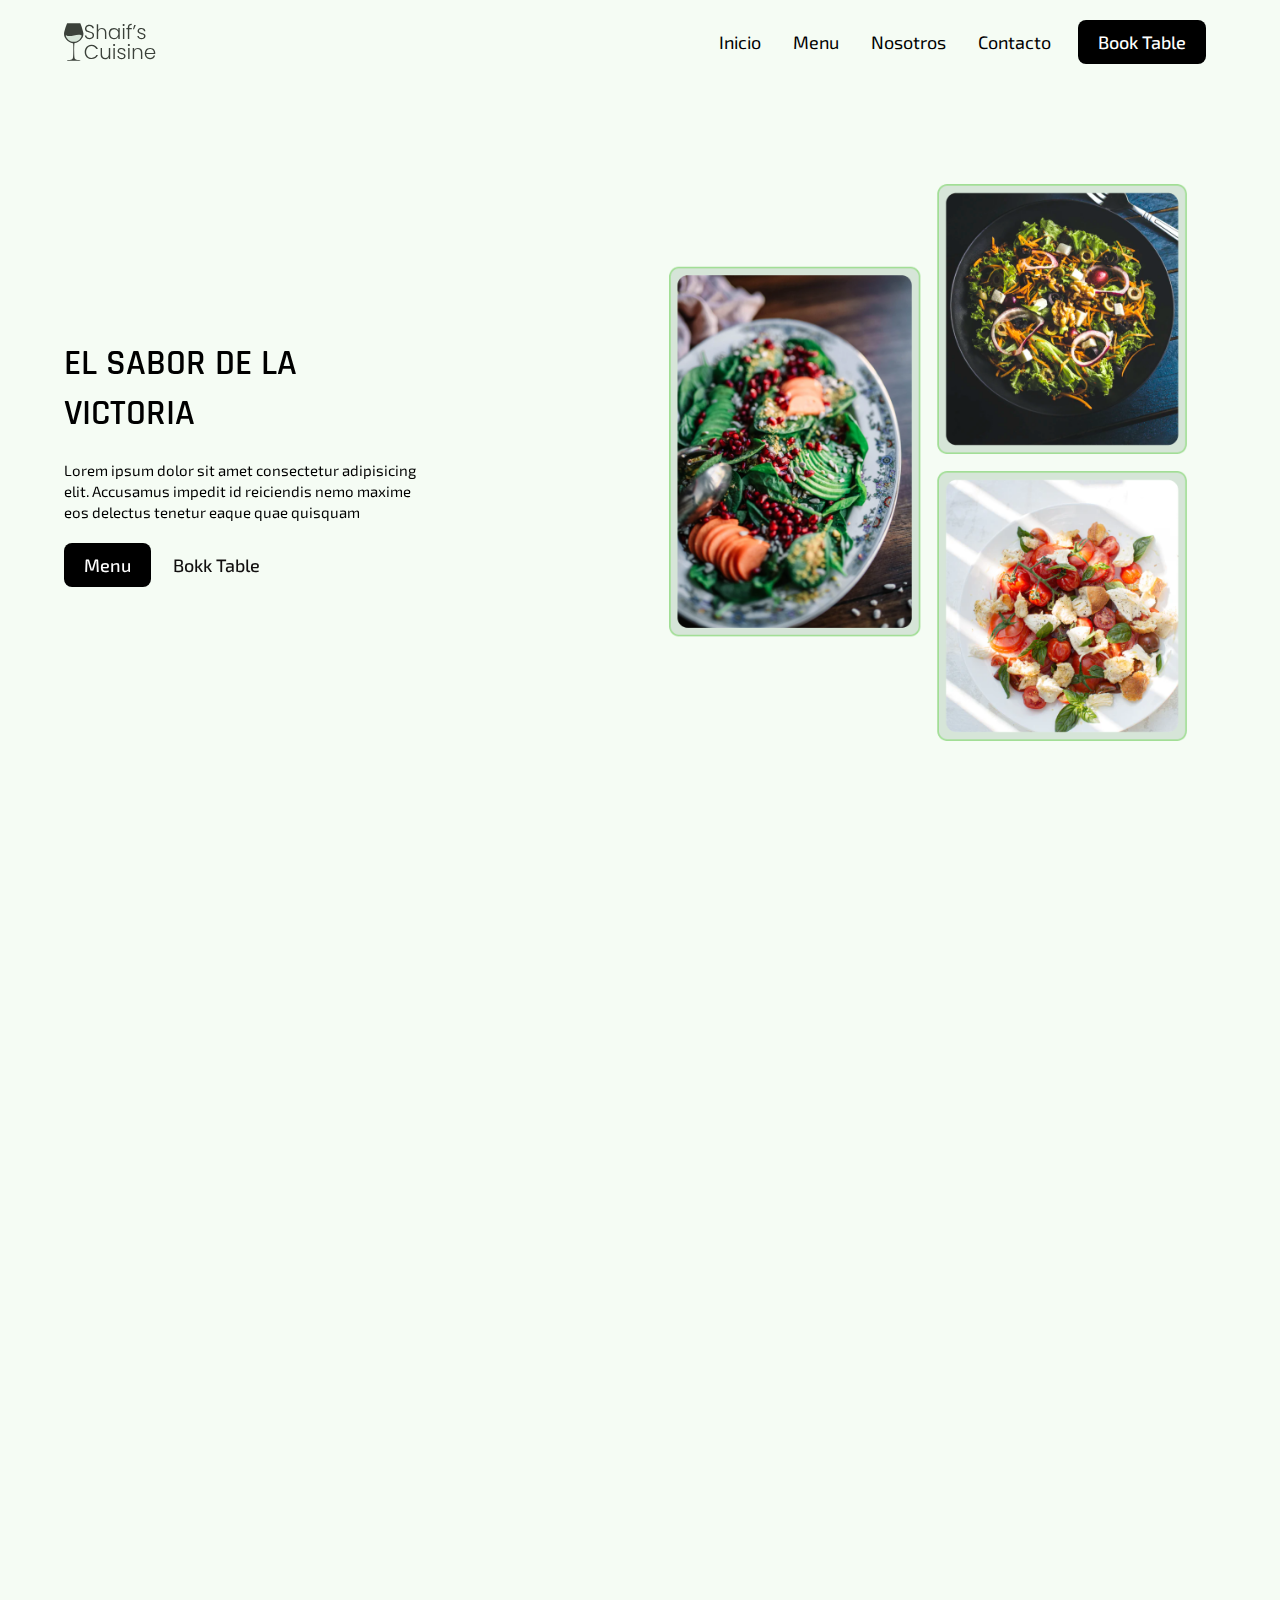
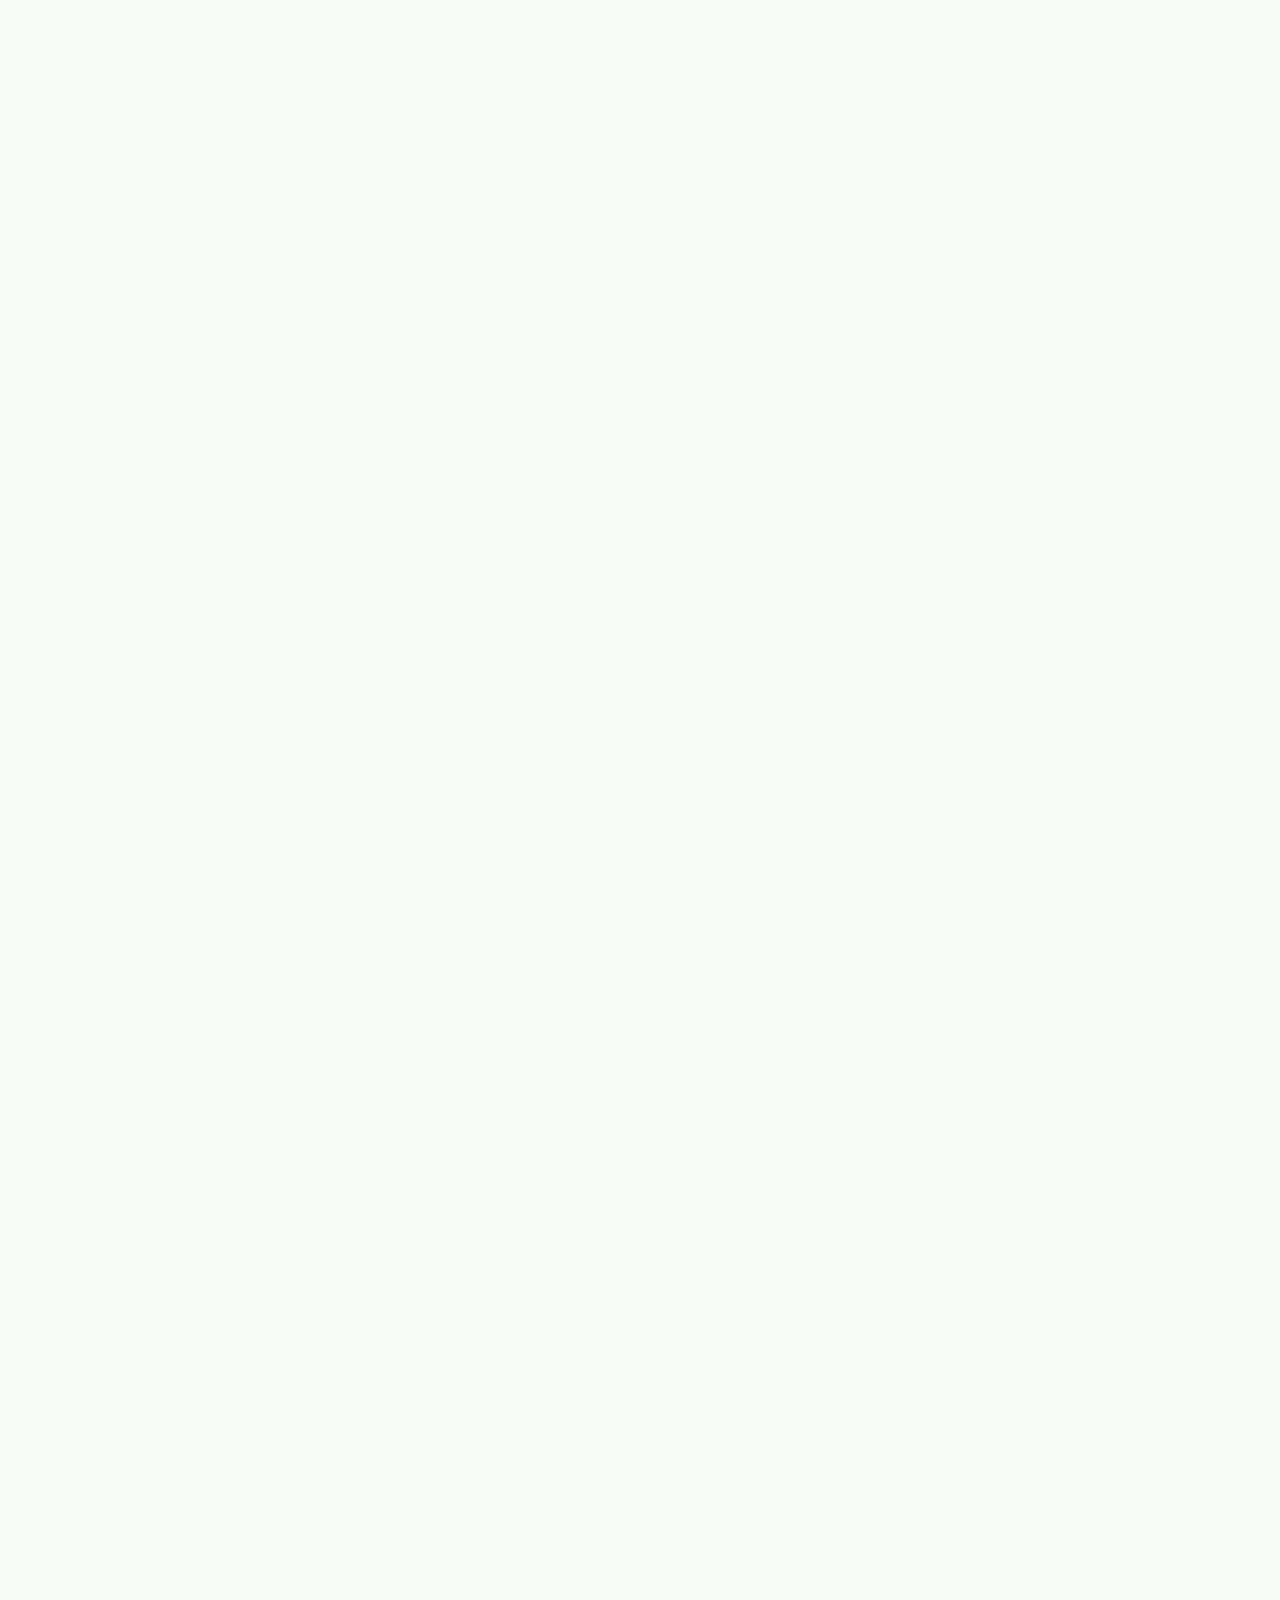
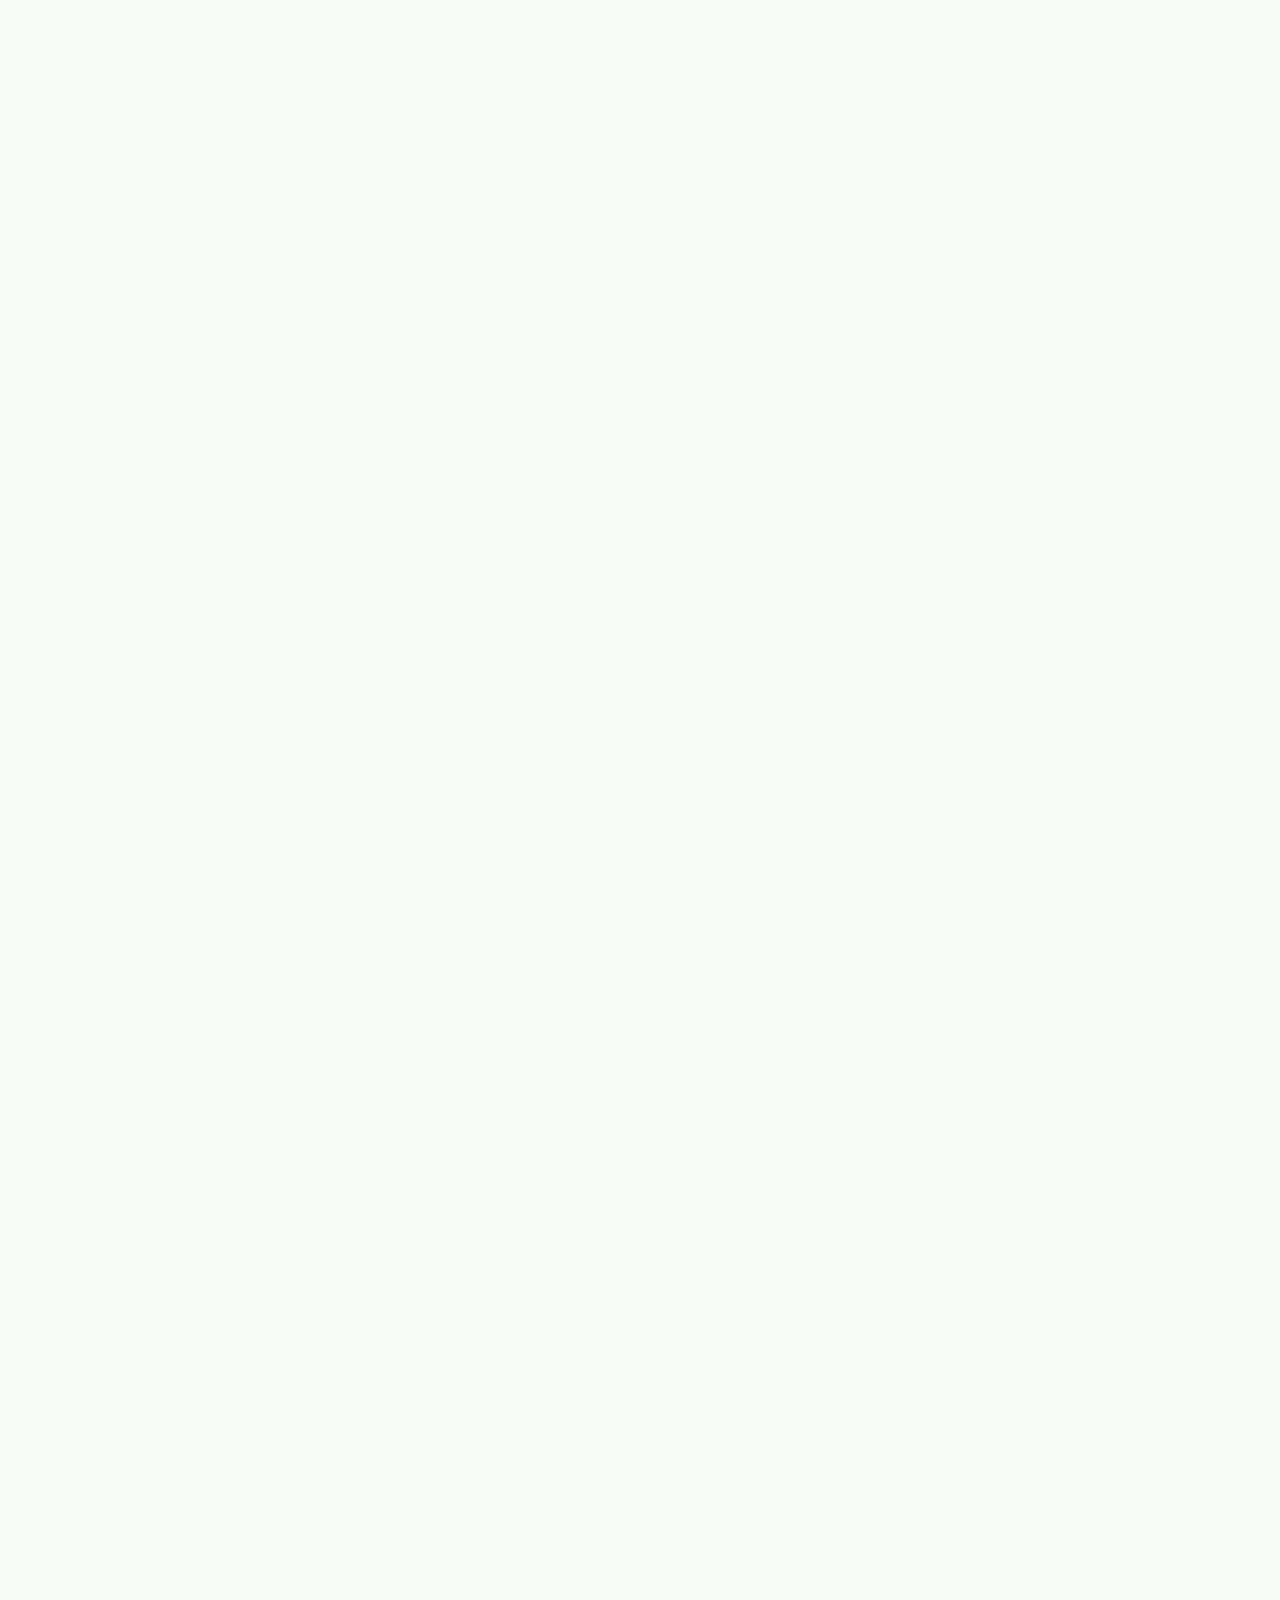
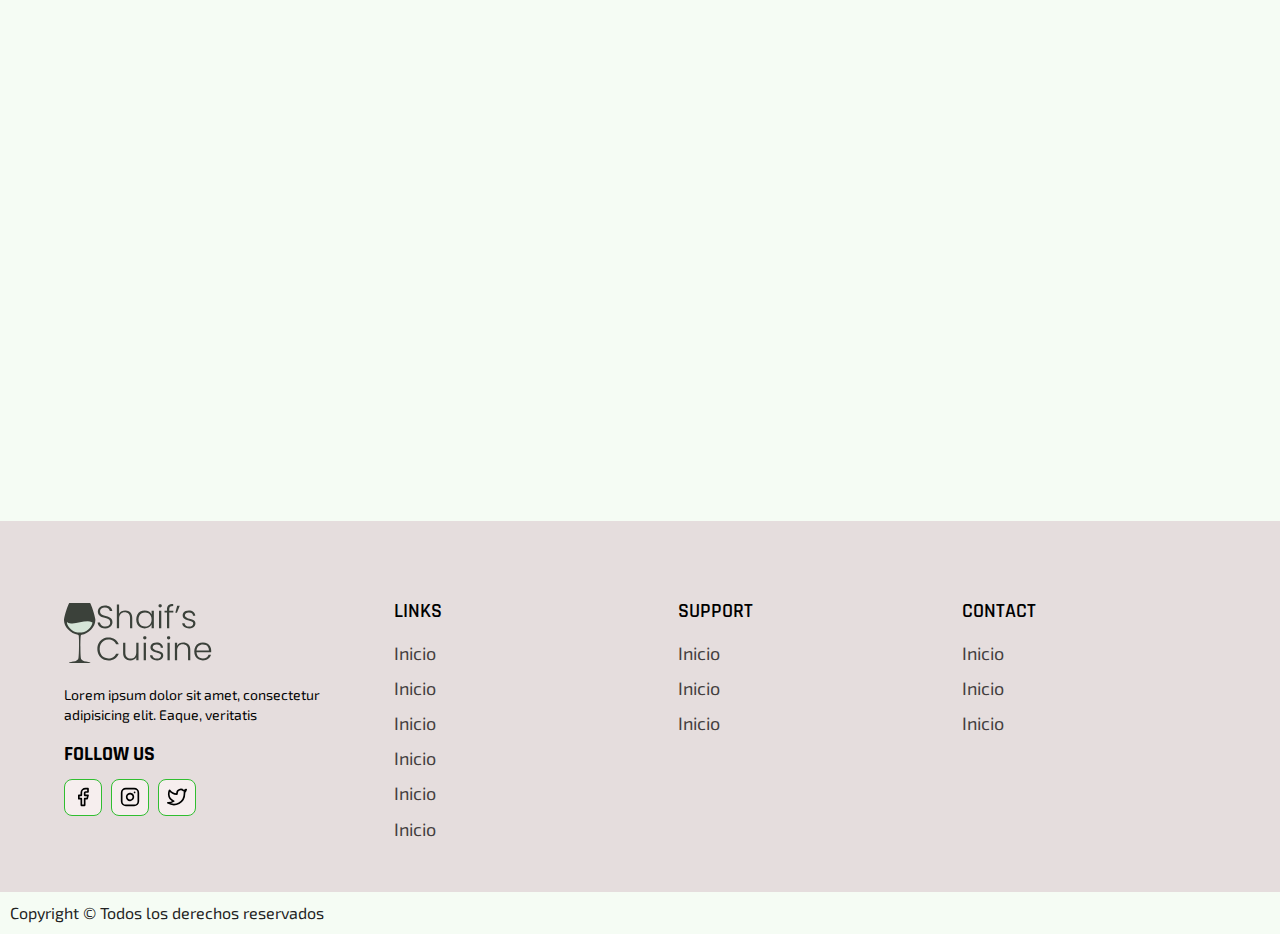
<file: index.html>
<!DOCTYPE html>
<html lang="es">
<head>
    <meta charset="UTF-8">
    <meta http-equiv="X-UA-Compatible" content="IE=edge">
    <meta name="viewport" content="width=device-width, initial-scale=1.0">
    <title>Document</title>

    <link rel="stylesheet" href="./CSS/reset.css">

    <link rel="stylesheet" href="./CSS/globalStyle.css">

    <link rel="stylesheet" href="./CSS/componentes.css">

    <!-- AOS CSS -->
    <link rel="stylesheet" href="https://unpkg.com/aos@next/dist/aos.css" />

    <link rel="stylesheet" href="./CSS/home.css">

</head>
<body>
    
    <!-- NAV SECTION -->

    <div class="nav">
        <div class="container">
            <div class="nav__wrapper">
                <a href="./index.html"><img src="./images/logo.svg" alt="Name"></a>
                <nav>
                    <div class="nav__icon">
                        <svg xmlns="http://www.w3.org/2000/svg" width="24" height="24" viewBox="0 0 24 24" fill="none" stroke="currentColor" stroke-width="2" stroke-linecap="round" stroke-linejoin="round">
                        <line x1="3" y1="12" x2="21" y2="12" />
                        <line x1="3" y1="6" x2="21" y2="6" />
                        <line x1="3" y1="18" x2="21" y2="18" />
                        </svg>
                    </div>
                    <div class="nav__bgOverlay"></div>
                    <ul class="nav__list">
                        <div class="nav__close">
                            <svg
                            xmlns="http://www.w3.org/2000/svg"
                            width="24"
                            height="24"
                            viewBox="0 0 24 24"
                            fill="none"
                            stroke="currentColor"
                            stroke-width="2"
                            stroke-linecap="round"
                            stroke-linejoin="round">
                            <line x1="18" y1="6" x2="6" y2="18" />
                            <line x1="6" y1="6" x2="18" y2="18" />
                            </svg>
                        </div>
                        <div class="nav__list__wrapper">
                            <li><a href="./index.html" class="nav__link">Inicio</a></li>
                            <li><a href="./menu.html" class="nav__link">Menu</a></li>
                            <li><a href="./nosotros.html" class="nav__link">Nosotros</a></li>
                            <li><a href="./contacto.html" class="nav__link">Contacto</a></li>
                            <li><a href="./booking.html" class="btn primary-btn">Book Table</a></li>
                        </div> 
                    </ul>
                </nav>
            </div>
        </div>
    </div>

    <!-- NAV SECTION END -->





    <!-- HERO SECTION -->

    <section id="hero">
        <div class="container">
            <div class="hero__wrapper">
                <div class="hero__left" data-aos="fade-left">
                    <div class="hero__left__wrapper">
                        <h1 class="hero__heading">El Sabor de la Victoria</h1>
                        <p class="hero__info">Lorem ipsum dolor sit amet consectetur adipisicing elit. Accusamus impedit id reiciendis nemo maxime eos delectus tenetur eaque quae quisquam</p>
                        <div class="button__wrapper">
                            <a href="#" class="btn primary-btn">Menu</a>
                            <a href="#" class="btn">Bokk Table</a>
                        </div>
                    </div>
                </div>
                <div class="hero__right" data-aos="fade-right">
                    <div class="hero__imgWrapper">
                        <img src="./images/heroImg.png" alt="">
                    </div>
                </div>
            </div>
        </div>
    </section>



    <!-- HERO SECTION END -->






    <!-- INFO SECTION -->


    <section id="storeInfo" data-aos="fade-up">
        <div class="container">
            <div class="storeInfo__wrapper">
                <div class="storeInfo__item">
                    <div class="storeInfo__icon">
                        <img src="./images/wall-clock-icon.svg" alt="">
                    </div>
                    <h3 class="storeInfo__title">
                        10 AM - 7 PM
                    </h3>
                    <p class="storeInfo__text">
                        Opening Hour
                    </p>
                </div>

                <div class="storeInfo__item">
                    <div class="storeInfo__icon">
                        <img src="./images/address-icon.svg" alt="">
                    </div>
                    <h3 class="storeInfo__title">
                        10 AM - 7 PM
                    </h3>
                    <p class="storeInfo__text">
                        Opening Hour
                    </p>
                </div>

                <div class="storeInfo__item">
                    <div class="storeInfo__icon">
                        <img src="./images/phone-icon.svg" alt="">
                    </div>
                    <h3 class="storeInfo__title">
                        10 AM - 7 PM
                    </h3>
                    <p class="storeInfo__text">
                        Opening Hour
                    </p>
                </div>
            </div>
        </div>
    </section>





    <!-- INFO SECTION END -->






    <!-- SPECIAL SECTION -->

    <section id="ourSpecials" data-aos="fade-up">
        <div class="container">
            <div class="ourSpecials__wrapper">
                <div class="ourSpecials__left">
                    <div class="ourSpecials__item">
                        <div class="ourSpecials__item__img">
                            <img src="./images/food-3.png" alt="">
                        </div>
                        <h2 class="oueSpecials__item__title">Lorem ipsum dolor sit amet</h2>
                        <h3 class="ourSpecials__item__price">$18</h3>
                        <div class="ourSpecials__item__stars">
                            <img src="./images/3star.png" alt="">
                        </div>
                        <p class="ourSpecials__item__text">Lorem ipsum, dolor sit amet consectetur adipisicing elit. In, iusto totam debitis, harum at accusamus qui praesentium numquam eligendi consequatur voluptatem cupiditate nihil obcaecati repellendus hic dolorem id provident recusandae. Odio laboriosam perferendis illum dicta at porro laudantium nulla veniam</p>
                    </div>

                    <div class="ourSpecials__item">
                        <div class="ourSpecials__item__img">
                            <img src="./images/food-3.png" alt="">
                        </div>
                        <h2 class="oueSpecials__item__title">Lorem ipsum dolor sit amet</h2>
                        <h3 class="ourSpecials__item__price">$18</h3>
                        <div class="ourSpecials__item__stars">
                            <img src="./images/3star.png" alt="">
                        </div>
                        <p class="ourSpecials__item__text">Lorem ipsum, dolor sit amet consectetur adipisicing elit. In, iusto totam debitis, harum at accusamus qui praesentium numquam eligendi consequatur voluptatem cupiditate nihil obcaecati repellendus hic dolorem id provident recusandae. Odio laboriosam perferendis illum dicta at porro laudantium nulla veniam</p>
                    </div>

                </div>

                <div class="ourSpecials__right">
                    <h2 class="ourSpecials__title">Our Specials</h2>
                    <p class="ourSpecials__text">Lorem ipsum dolor, sit amet consectetur adipisicing elit. Ut mollitia doloremque quis ad dolorum, numquam itaque temporibus reprehenderit. Ipsam tenetur culpa maiores, enim expedita neque</p>
                    <a href="#" class="btn primary-btn">Book Table</a>
                </div>
            </div>
        </div>
    </section>



    <!-- SPECIAL SECTION END -->



    <!-- TOP DISHED -->

    <section id="dishGrid" data-aos="fade-up">
        <div class="container">
            <h2 class="dishGrid__title">
                Top Dishes
            </h2>
            <div class="dishGrid__wrapper">
                <div class="dishGrid__item">
                    <div class="dishGrid__item__img">
                        <img src="./images/food-1.png" alt="">
                    </div>
                    <div class="dishGrid__item__info">
                        <h3 class="dishGrid__item__title">
                            Vegan Salad bowl
                        </h3>
                        <h3 class="dishGrid__item__price">
                            $13
                        </h3>
                        <div class="dishGrid__item__stars">
                            <img src="./images/3star.png" alt="">
                        </div>
                    </div>
                </div>

                <div class="dishGrid__item">
                    <div class="dishGrid__item__img">
                        <img src="./images/food-1.png" alt="">
                    </div>
                    <div class="dishGrid__item__info">
                        <h3 class="dishGrid__item__title">
                            Vegan Salad bowl
                        </h3>
                        <h3 class="dishGrid__item__price">
                            $13
                        </h3>
                        <div class="dishGrid__item__stars">
                            <img src="./images/3star.png" alt="">
                        </div>
                    </div>
                </div>

                <div class="dishGrid__item">
                    <div class="dishGrid__item__img">
                        <img src="./images/food-1.png" alt="">
                    </div>
                    <div class="dishGrid__item__info">
                        <h3 class="dishGrid__item__title">
                            Vegan Salad bowl
                        </h3>
                        <h3 class="dishGrid__item__price">
                            $13
                        </h3>
                        <div class="dishGrid__item__stars">
                            <img src="./images/3star.png" alt="">
                        </div>
                    </div>
                </div>
            </div>
        </div>
    </section>


    <!-- TOP DISHED end -->


    <!-- DISCOUNT SECTION -->

    <section id="discount" data-aos="fade-right">
        <div class="container">
            <div class="discount__wrapper">
                <div class="discount__images">
                    <div class="discount__img1">
                        <img src="./images/food-5.png" alt="">
                    </div>
                    <div class="discount__img2">
                        <img src="./images/food-4.png" alt="">
                    </div>
                    <div class="discount__img3">
                        <img src="./images/food-3.png" alt="">
                    </div>
                </div>
                <div class="discount__info">
                    <h3 class="discount__text">20% OFF</h3>
                    <h3 class="discount__ttitle">Demo dish for discount</h3>
                    <h3 class="discount__price">
                        <span class="discount__oldPrice">$45</span>
                        <span class="discount__newPrice">$35</span>
                    </h3>
                    <div class="discount__stars">
                        <img src="./images/3star.png" alt="">
                    </div>
                    <a href="#" class="btn primary-btn">Book Table</a>
                </div>
            </div>
        </div>
    </section>



    <!-- DISCOUNT SECTION END -->



    <!-- EVENTS MEDIA -->

    <section id="eventsMedia" data-aos="fade-left">
        <div class="container">
            <div class="eventsMedia__wrapper">
                <div class="eventsMedia__1">
                    <img src="./images/eventsMedia1.png" alt="">
                    <a href="#" class="eventsMedia__1__playButton">
                        <img src="./images/playIcon.svg" alt="">
                    </a>
                </div>
                <div class="eventsMedia__2">
                    <img src="./images/eventsMedia2.png" alt="">
                </div>
            </div>
        </div>
    </section>



    <!-- EVENTS MEDIA END -->



    <!-- EVENTS INFO  -->

    <section id="eventsInfo" data-aos="fade-up">
        <div class="container">
            <div class="eventsInfo__wrapper">
                <div class="eventsInfo__left">
                    <div class="evetnsInfo__item">
                        <div class="eventsInfo__item__img">
                            <img src="./images/event-corporate.png" alt="">
                        </div>
                        <div class="eventsInfo__item__info">
                            <h2 class="evetnsInfo__item__title">Corporate Events</h2>
                            <p class="eventsInfo__item__text">Lorem ipsum dolor sit amet, consectetur adipisicing elit. Tempore, vitae repellat quas quisquam autem facere similique voluptatibus totam repudiandae ullam</p>
                        </div>
                    </div>

                    <div class="evetnsInfo__item">
                        <div class="eventsInfo__item__img">
                            <img src="./images/event-weedings.png" alt="">
                        </div>
                        <div class="eventsInfo__item__info">
                            <h2 class="evetnsInfo__item__title">Corporate Events</h2>
                            <p class="eventsInfo__item__text">Lorem ipsum dolor sit amet, consectetur adipisicing elit. Tempore, vitae repellat quas quisquam autem facere similique voluptatibus totam repudiandae ullam</p>
                        </div>
                    </div>
                </div>

                <div class="eventsInfo__right">
                    <h2 class="eventsInfo__title">Book for Events</h2>
                    <p class="eventsInfo__text">Lorem ipsum dolor sit amet consectetur adipisicing elit. Optio ex magnam commodi consectetur aliquam libero hic distinctio exercitationem neque que</p>
                    <a href="./contacto.html" class="btn primary-btn">Contact</a>
                </div>
            </div>
        </div>
    </section>




    <!-- EVENTS INFO END -->


    <!-- WHY US -->

    <section id="whyUs" >
        <div class="container">
            <div class="whyUs__wrapper">
                <div class="whyUs__left" data-aos="fade-right">
                    <h2 class="whyUs__title">Why choose our food</h2>
                    <p class="whyUs__text">Lorem ipsum dolor sit amet consectetur adipisicing elit. Quo impedit rerum ducimus architecto doloremque dicta, possimus minus harum sequi iusto aperiam a qui ratione labore aliquam placeat officia neque debitis</p>
                </div>

                <div class="whyUs__right" data-aos="fade-left">
                    <div class="whyUs__items__wrapper">
                        <div class="whyUs__item">
                            <div class="whyUs__item__icon">
                                <img src="./images/whyUs-icon1.svg" alt="">
                            </div>
                            <p class="whyUs__item__text">Quality Food</p>
                        </div>

                        <div class="whyUs__item">
                            <div class="whyUs__item__icon">
                                <img src="./images/whyUs-icon2.svg" alt="">
                            </div>
                            <p class="whyUs__item__text">Quality Food</p>
                        </div>

                        <div class="whyUs__item">
                            <div class="whyUs__item__icon">
                                <img src="./images/whyUs-icon3.svg" alt="">
                            </div>
                            <p class="whyUs__item__text">Quality Food</p>
                        </div>

                        <div class="whyUs__item">
                            <div class="whyUs__item__icon">
                                <img src="./images/whyUs-icon4.svg" alt="">
                            </div>
                            <p class="whyUs__item__text">Quality Food</p>
                        </div>
                    </div>
                </div>
            </div>
        </div>
    </section>

    



    <!-- WHY US END -->


    <!-- NEWSLETTERR SECTION -->

    <section id="newsletter" data-aos="fade-up">
        <div class="container">
            <div class="newsletter__wrapper">
                <div class="newsletter__info">
                    <h3 class="newsletter__title">Join Newsletter</h3>
                    <p class="newsletter__text">Lorem ipsum dolor sit amet consectetur adipisicing elit. Eveniet, ipsam dicta nemo odio laborum debitis optio minima sed temporibus velit</p>
                </div>
                <div class="newsletter__form">
                    <form action="">
                        <label for="email">
                            <input type="email" placeholder="Your Email Address">
                        </label>
                        <button type="submit">Join</button>
                    </form>
                </div>
            </div>
        </div>
    </section>





    <!-- NEWSLETTERR SECTION END -->
    




    <!-- FOOTER SECTION -->

    <footer>
        <div class="container">
            <div class="footer__wrapper">
                <div class="footer_col1">
                    <div class="footer__logo">
                        <img src="./images/logo.svg" alt="">
                    </div>
                    <p class="footer__desc">Lorem ipsum dolor sit amet, consectetur adipisicing elit. Eaque, veritatis</p>
                    <div class="footer__socials">
                        <h4 class="footer__socials__title">Follow Us</h4>
                        <ol>
                            <li><a href="#">
                                <svg
                                xmlns="http://www.w3.org/2000/svg"
                                width="24"
                                height="24"
                                viewBox="0 0 24 24"
                                fill="none"
                                stroke="currentColor"
                                stroke-width="2"
                                stroke-linecap="round"
                                stroke-linejoin="round">
                                <path d="M18 2h-3a5 5 0 0 0-5 5v3H7v4h3v8h4v-8h3l1-4h-4V7a1 1 0 0 1 1-1h3z" />
                                </svg>
                            </a></li>

                            <li><a href="#">
                                <svg
                                xmlns="http://www.w3.org/2000/svg"
                                width="24"
                                height="24"
                                viewBox="0 0 24 24"
                                fill="none"
                                stroke="currentColor"
                                stroke-width="2"
                                stroke-linecap="round"
                                stroke-linejoin="round">
                                <rect x="2" y="2" width="20" height="20" rx="5" ry="5" />
                                <path d="M16 11.37A4 4 0 1 1 12.63 8 4 4 0 0 1 16 11.37z" />
                                <line x1="17.5" y1="6.5" x2="17.51" y2="6.5" />
                                </svg>
                            </a></li>

                            <li><a href="#">
                                <svg
                                xmlns="http://www.w3.org/2000/svg"
                                width="24"
                                height="24"
                                viewBox="0 0 24 24"
                                fill="none"
                                stroke="currentColor"
                                stroke-width="2"
                                stroke-linecap="round"
                                stroke-linejoin="round">
                                <path d="M23 3a10.9 10.9 0 0 1-3.14 1.53 4.48 4.48 0 0 0-7.86 3v1A10.66 10.66 0 0                               1 3 4s-4 9 5 13a11.64 11.64 0 0 1-7 2c9 5 20 0 20-11.5a4.5 4.5 0 0 0-.08-.83A7.72                           7.72 0 0 0 23 3z" />
                                </svg>
                            </a></li>
                        </ol>
                    </div>
                </div>

                <div class="footer__col2">
                    <h3 class="footer__text__title">
                        LINKS
                    </h3>
                    <ol class="footer__text">
                        <li><a href="index.html">Inicio</a></li>
                        <li><a href="index.html">Inicio</a></li>
                        <li><a href="index.html">Inicio</a></li>
                        <li><a href="index.html">Inicio</a></li>
                        <li><a href="index.html">Inicio</a></li>
                        <li><a href="index.html">Inicio</a></li>
                    </ol>
                </div>

                <div class="footer__col3">
                    <h3 class="footer__text__title">
                        Support
                    </h3>
                    <ol class="footer__text">
                        <li><a href="index.html">Inicio</a></li>
                        <li><a href="index.html">Inicio</a></li>
                        <li><a href="index.html">Inicio</a></li>
                    </ol>
                </div>

                <div class="footer__col4">
                    <h3 class="footer__text__title">
                        Contact
                    </h3>
                    <ol class="footer__text">
                        <li><a href="index.html">Inicio</a></li>
                        <li><a href="index.html">Inicio</a></li>
                        <li><a href="index.html">Inicio</a></li>
                    </ol>
                </div>

            </div>
        </div>
    </footer>
    <div id="copy">
        <p class="copy__text">
            Copyright © Todos los derechos reservados
        </p>
    </div>


    <!-- FOOTER SECTION END -->




    <!-- AOS SCRIPT -->
    <script src="https://unpkg.com/aos@next/dist/aos.js"></script>

    <!-- SCRIPT MAIN -->
    <script src="./JS/main.js"></script>
    
</body>
</html>
</file>
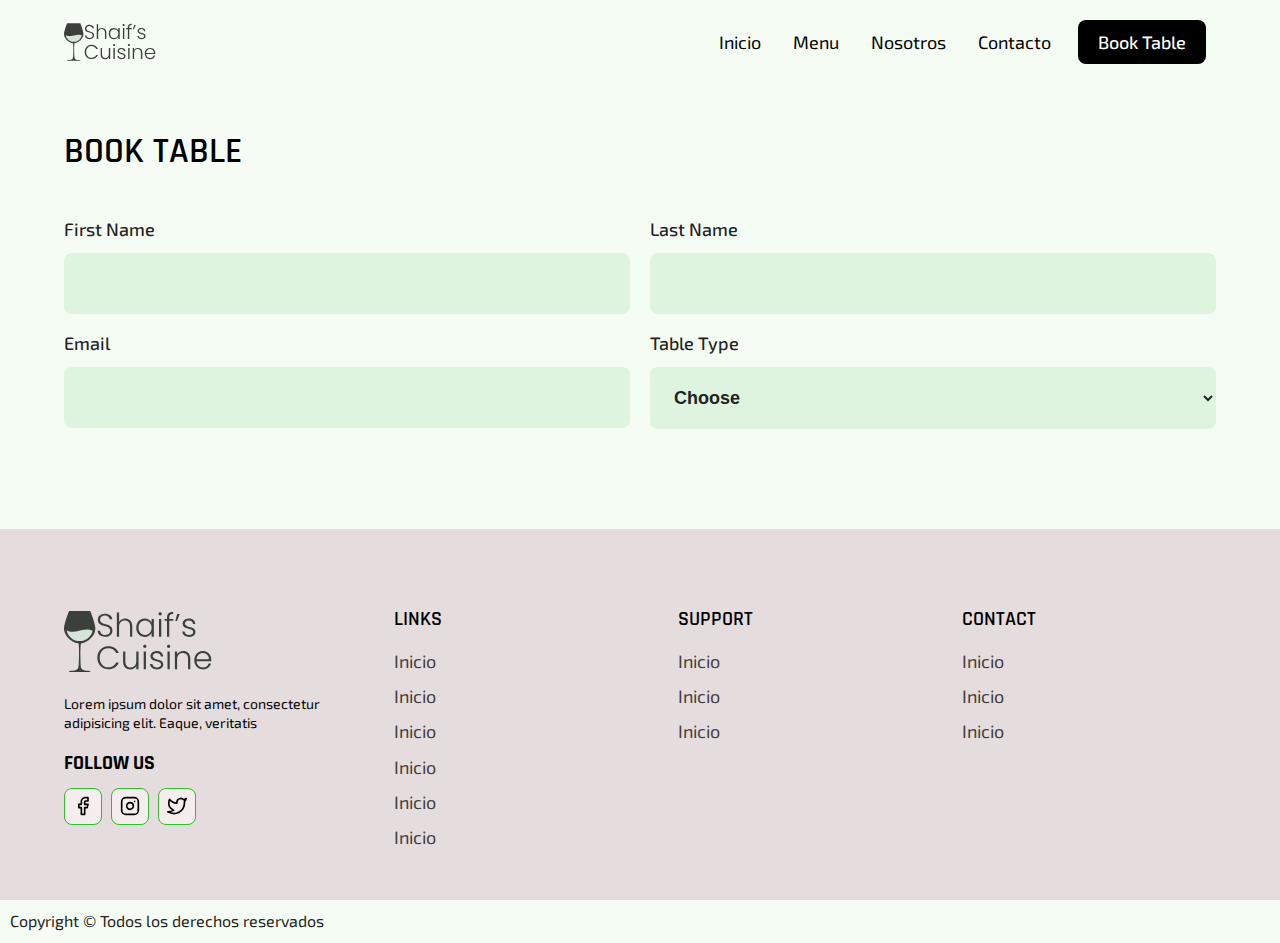
<file: booking.html>
<!DOCTYPE html>
<html lang="es">
<head>
    <meta charset="UTF-8">
    <meta http-equiv="X-UA-Compatible" content="IE=edge">
    <meta name="viewport" content="width=device-width, initial-scale=1.0">
    <title>Document</title>

    <link rel="stylesheet" href="./CSS/reset.css">

    <link rel="stylesheet" href="./CSS/globalStyle.css">

    <link rel="stylesheet" href="./CSS/componentes.css">

    <!-- AOS CSS -->
    <link rel="stylesheet" href="https://unpkg.com/aos@next/dist/aos.css" />

</head>
<body>
    
    <!-- NAV SECTION -->

    <div class="nav">
        <div class="container">
            <div class="nav__wrapper">
                <a href="./index.html"><img src="./images/logo.svg" alt="Name"></a>
                <nav>
                    <div class="nav__icon">
                        <svg xmlns="http://www.w3.org/2000/svg" width="24" height="24" viewBox="0 0 24 24" fill="none" stroke="currentColor" stroke-width="2" stroke-linecap="round" stroke-linejoin="round">
                        <line x1="3" y1="12" x2="21" y2="12" />
                        <line x1="3" y1="6" x2="21" y2="6" />
                        <line x1="3" y1="18" x2="21" y2="18" />
                        </svg>
                    </div>
                    <div class="nav__bgOverlay"></div>
                    <ul class="nav__list">
                        <div class="nav__close">
                            <svg
                            xmlns="http://www.w3.org/2000/svg"
                            width="24"
                            height="24"
                            viewBox="0 0 24 24"
                            fill="none"
                            stroke="currentColor"
                            stroke-width="2"
                            stroke-linecap="round"
                            stroke-linejoin="round">
                            <line x1="18" y1="6" x2="6" y2="18" />
                            <line x1="6" y1="6" x2="18" y2="18" />
                            </svg>
                        </div>
                        <div class="nav__list__wrapper">
                            <li><a href="./index.html" class="nav__link">Inicio</a></li>
                            <li><a href="./menu.html" class="nav__link">Menu</a></li>
                            <li><a href="./nosotros.html" class="nav__link">Nosotros</a></li>
                            <li><a href="./contacto.html" class="nav__link">Contacto</a></li>
                            <li><a href="./booking.html" class="btn primary-btn">Book Table</a></li>
                        </div> 
                    </ul>
                </nav>
            </div>
        </div>
    </div>

    <!-- NAV SECTION END -->




    <!-- CONTACT FORM -->

    <section id="form">
        <div class="container">
            <h3 class="form__title">Book Table</h3>
            <div class="form__wrapper">
                <form>
                    <div class="form__group">
                        <label for="FirstName">First Name</label>
                        <input type="text" id="firstName" name="first_Name" required>
                    </div>

                    <div class="form__group">
                        <label for="lastName">Last Name</label>
                        <input type="text" id="lastName" name="last_Name" required>
                    </div>

                    <div class="form__group">
                        <label for="email">Email</label>
                        <input type="email" id="email" name="email" required>
                    </div>

                    <div class="form__group">
                        <label for="tableType">Table Type</label>
                        <select name="table_type" id="tableType">
                            <option selected disabled >Choose</option>
                            <option value="small">Small (2 persons)</option>
                            <option value="medium">Medium (4 persons)</option>
                            <option value="large"> Large (6 persons)</option>
                        </select>
                    </div>

                </form>
            </div>
        </div>
    </section>




    <!-- CONTACT FORM -->


    <!--  -->




    <!-- FOOTER SECTION -->

    <footer>
        <div class="container">
            <div class="footer__wrapper">
                <div class="footer_col1">
                    <div class="footer__logo">
                        <img src="./images/logo.svg" alt="">
                    </div>
                    <p class="footer__desc">Lorem ipsum dolor sit amet, consectetur adipisicing elit. Eaque, veritatis</p>
                    <div class="footer__socials">
                        <h4 class="footer__socials__title">Follow Us</h4>
                        <ol>
                            <li><a href="#">
                                <svg
                                xmlns="http://www.w3.org/2000/svg"
                                width="24"
                                height="24"
                                viewBox="0 0 24 24"
                                fill="none"
                                stroke="currentColor"
                                stroke-width="2"
                                stroke-linecap="round"
                                stroke-linejoin="round">
                                <path d="M18 2h-3a5 5 0 0 0-5 5v3H7v4h3v8h4v-8h3l1-4h-4V7a1 1 0 0 1 1-1h3z" />
                                </svg>
                            </a></li>

                            <li><a href="#">
                                <svg
                                xmlns="http://www.w3.org/2000/svg"
                                width="24"
                                height="24"
                                viewBox="0 0 24 24"
                                fill="none"
                                stroke="currentColor"
                                stroke-width="2"
                                stroke-linecap="round"
                                stroke-linejoin="round">
                                <rect x="2" y="2" width="20" height="20" rx="5" ry="5" />
                                <path d="M16 11.37A4 4 0 1 1 12.63 8 4 4 0 0 1 16 11.37z" />
                                <line x1="17.5" y1="6.5" x2="17.51" y2="6.5" />
                                </svg>
                            </a></li>

                            <li><a href="#">
                                <svg
                                xmlns="http://www.w3.org/2000/svg"
                                width="24"
                                height="24"
                                viewBox="0 0 24 24"
                                fill="none"
                                stroke="currentColor"
                                stroke-width="2"
                                stroke-linecap="round"
                                stroke-linejoin="round">
                                <path d="M23 3a10.9 10.9 0 0 1-3.14 1.53 4.48 4.48 0 0 0-7.86 3v1A10.66 10.66 0 0                               1 3 4s-4 9 5 13a11.64 11.64 0 0 1-7 2c9 5 20 0 20-11.5a4.5 4.5 0 0 0-.08-.83A7.72                           7.72 0 0 0 23 3z" />
                                </svg>
                            </a></li>
                        </ol>
                    </div>
                </div>

                <div class="footer__col2">
                    <h3 class="footer__text__title">
                        LINKS
                    </h3>
                    <ol class="footer__text">
                        <li><a href="index.html">Inicio</a></li>
                        <li><a href="index.html">Inicio</a></li>
                        <li><a href="index.html">Inicio</a></li>
                        <li><a href="index.html">Inicio</a></li>
                        <li><a href="index.html">Inicio</a></li>
                        <li><a href="index.html">Inicio</a></li>
                    </ol>
                </div>

                <div class="footer__col3">
                    <h3 class="footer__text__title">
                        Support
                    </h3>
                    <ol class="footer__text">
                        <li><a href="index.html">Inicio</a></li>
                        <li><a href="index.html">Inicio</a></li>
                        <li><a href="index.html">Inicio</a></li>
                    </ol>
                </div>

                <div class="footer__col4">
                    <h3 class="footer__text__title">
                        Contact
                    </h3>
                    <ol class="footer__text">
                        <li><a href="index.html">Inicio</a></li>
                        <li><a href="index.html">Inicio</a></li>
                        <li><a href="index.html">Inicio</a></li>
                    </ol>
                </div>

            </div>
        </div>
    </footer>
    <div id="copy">
        <p class="copy__text">
            Copyright © Todos los derechos reservados
        </p>
    </div>


    <!-- FOOTER SECTION END -->




    <!-- AOS SCRIPT -->
    <script src="https://unpkg.com/aos@next/dist/aos.js"></script>

    <!-- SCRIPT MAIN -->
    <script src="./JS/main.js"></script>
    
</body>
</html>
</file>
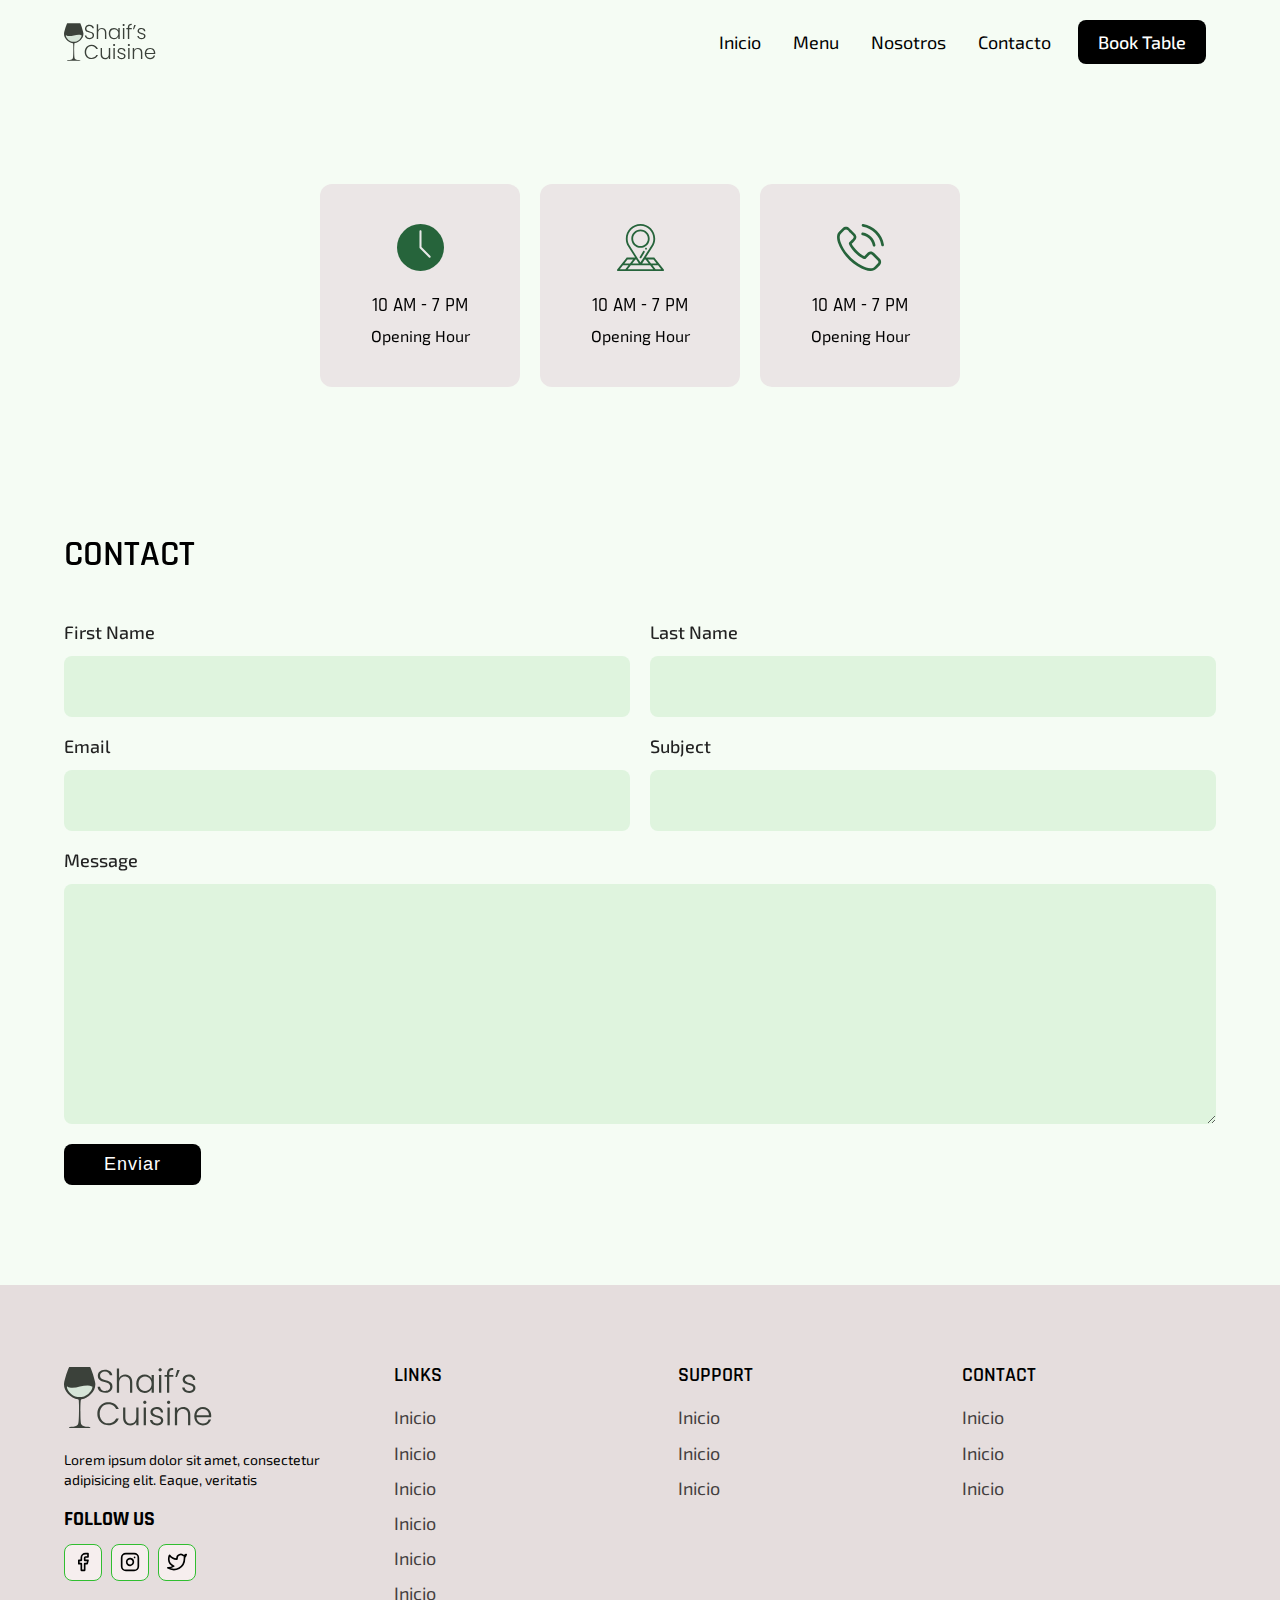
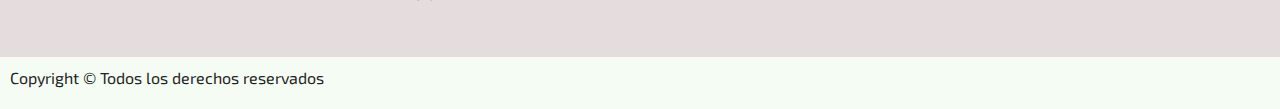
<file: contacto.html>
<!DOCTYPE html>
<html lang="es">
<head>
    <meta charset="UTF-8">
    <meta http-equiv="X-UA-Compatible" content="IE=edge">
    <meta name="viewport" content="width=device-width, initial-scale=1.0">
    <title>Document</title>

    <link rel="stylesheet" href="./CSS/reset.css">

    <link rel="stylesheet" href="./CSS/globalStyle.css">

    <link rel="stylesheet" href="./CSS/componentes.css">

    <!-- AOS CSS -->
    <link rel="stylesheet" href="https://unpkg.com/aos@next/dist/aos.css" />

</head>
<body>
    
    <!-- NAV SECTION -->

    <div class="nav">
        <div class="container">
            <div class="nav__wrapper">
                <a href="./index.html"><img src="./images/logo.svg" alt="Name"></a>
                <nav>
                    <div class="nav__icon">
                        <svg xmlns="http://www.w3.org/2000/svg" width="24" height="24" viewBox="0 0 24 24" fill="none" stroke="currentColor" stroke-width="2" stroke-linecap="round" stroke-linejoin="round">
                        <line x1="3" y1="12" x2="21" y2="12" />
                        <line x1="3" y1="6" x2="21" y2="6" />
                        <line x1="3" y1="18" x2="21" y2="18" />
                        </svg>
                    </div>
                    <div class="nav__bgOverlay"></div>
                    <ul class="nav__list">
                        <div class="nav__close">
                            <svg
                            xmlns="http://www.w3.org/2000/svg"
                            width="24"
                            height="24"
                            viewBox="0 0 24 24"
                            fill="none"
                            stroke="currentColor"
                            stroke-width="2"
                            stroke-linecap="round"
                            stroke-linejoin="round">
                            <line x1="18" y1="6" x2="6" y2="18" />
                            <line x1="6" y1="6" x2="18" y2="18" />
                            </svg>
                        </div>
                        <div class="nav__list__wrapper">
                            <li><a href="./index.html" class="nav__link">Inicio</a></li>
                            <li><a href="./menu.html" class="nav__link">Menu</a></li>
                            <li><a href="./nosotros.html" class="nav__link">Nosotros</a></li>
                            <li><a href="./contacto.html" class="nav__link">Contacto</a></li>
                            <li><a href="./booking.html" class="btn primary-btn">Book Table</a></li>
                        </div> 
                    </ul>
                </nav>
            </div>
        </div>
    </div>

    <!-- NAV SECTION END -->


    <!-- INFO SECTION -->


    <section id="storeInfo" data-aos="fade-up">
        <div class="container">
            <div class="storeInfo__wrapper">
                <div class="storeInfo__item">
                    <div class="storeInfo__icon">
                        <img src="./images/wall-clock-icon.svg" alt="">
                    </div>
                    <h3 class="storeInfo__title">
                        10 AM - 7 PM
                    </h3>
                    <p class="storeInfo__text">
                        Opening Hour
                    </p>
                </div>

                <div class="storeInfo__item">
                    <div class="storeInfo__icon">
                        <img src="./images/address-icon.svg" alt="">
                    </div>
                    <h3 class="storeInfo__title">
                        10 AM - 7 PM
                    </h3>
                    <p class="storeInfo__text">
                        Opening Hour
                    </p>
                </div>

                <div class="storeInfo__item">
                    <div class="storeInfo__icon">
                        <img src="./images/phone-icon.svg" alt="">
                    </div>
                    <h3 class="storeInfo__title">
                        10 AM - 7 PM
                    </h3>
                    <p class="storeInfo__text">
                        Opening Hour
                    </p>
                </div>
            </div>
        </div>
    </section>





    <!-- INFO SECTION END -->


    <!-- CONTACT FORM -->

    <section id="form" data-aos="fade-down">
        <div class="container">
            <h3 class="form__title">Contact</h3>
            <div class="form__wrapper">
                <form action="">
                    <div class="form__group">
                        <label for="FirstName">First Name</label>
                        <input type="text" id="firstName" name="first_Name" required>
                    </div>

                    <div class="form__group">
                        <label for="lastName">Last Name</label>
                        <input type="text" id="lastName" name="last_Name" required>
                    </div>

                    <div class="form__group">
                        <label for="email">Email</label>
                        <input type="email" id="email" name="email" required>
                    </div>

                    <div class="form__group">
                        <label for="subject">Subject</label>
                        <input type="text" id="subject" name="subject" required>
                    </div>

                    <div class="form__group form__group__full">
                        <label for="Message">Message</label>
                        <textarea name="Message" id="message" cols="30" rows="10" required></textarea>
                    </div>
                    <button type="submit" class="btn primary-btn">Enviar</button>
                </form>
            </div>
        </div>
    </section>




    <!-- CONTACT FORM -->




    <!-- FOOTER SECTION -->

    <footer>
        <div class="container">
            <div class="footer__wrapper">
                <div class="footer_col1">
                    <div class="footer__logo">
                        <img src="./images/logo.svg" alt="">
                    </div>
                    <p class="footer__desc">Lorem ipsum dolor sit amet, consectetur adipisicing elit. Eaque, veritatis</p>
                    <div class="footer__socials">
                        <h4 class="footer__socials__title">Follow Us</h4>
                        <ol>
                            <li><a href="#">
                                <svg
                                xmlns="http://www.w3.org/2000/svg"
                                width="24"
                                height="24"
                                viewBox="0 0 24 24"
                                fill="none"
                                stroke="currentColor"
                                stroke-width="2"
                                stroke-linecap="round"
                                stroke-linejoin="round">
                                <path d="M18 2h-3a5 5 0 0 0-5 5v3H7v4h3v8h4v-8h3l1-4h-4V7a1 1 0 0 1 1-1h3z" />
                                </svg>
                            </a></li>

                            <li><a href="#">
                                <svg
                                xmlns="http://www.w3.org/2000/svg"
                                width="24"
                                height="24"
                                viewBox="0 0 24 24"
                                fill="none"
                                stroke="currentColor"
                                stroke-width="2"
                                stroke-linecap="round"
                                stroke-linejoin="round">
                                <rect x="2" y="2" width="20" height="20" rx="5" ry="5" />
                                <path d="M16 11.37A4 4 0 1 1 12.63 8 4 4 0 0 1 16 11.37z" />
                                <line x1="17.5" y1="6.5" x2="17.51" y2="6.5" />
                                </svg>
                            </a></li>

                            <li><a href="#">
                                <svg
                                xmlns="http://www.w3.org/2000/svg"
                                width="24"
                                height="24"
                                viewBox="0 0 24 24"
                                fill="none"
                                stroke="currentColor"
                                stroke-width="2"
                                stroke-linecap="round"
                                stroke-linejoin="round">
                                <path d="M23 3a10.9 10.9 0 0 1-3.14 1.53 4.48 4.48 0 0 0-7.86 3v1A10.66 10.66 0 0                               1 3 4s-4 9 5 13a11.64 11.64 0 0 1-7 2c9 5 20 0 20-11.5a4.5 4.5 0 0 0-.08-.83A7.72                           7.72 0 0 0 23 3z" />
                                </svg>
                            </a></li>
                        </ol>
                    </div>
                </div>

                <div class="footer__col2">
                    <h3 class="footer__text__title">
                        LINKS
                    </h3>
                    <ol class="footer__text">
                        <li><a href="index.html">Inicio</a></li>
                        <li><a href="index.html">Inicio</a></li>
                        <li><a href="index.html">Inicio</a></li>
                        <li><a href="index.html">Inicio</a></li>
                        <li><a href="index.html">Inicio</a></li>
                        <li><a href="index.html">Inicio</a></li>
                    </ol>
                </div>

                <div class="footer__col3">
                    <h3 class="footer__text__title">
                        Support
                    </h3>
                    <ol class="footer__text">
                        <li><a href="index.html">Inicio</a></li>
                        <li><a href="index.html">Inicio</a></li>
                        <li><a href="index.html">Inicio</a></li>
                    </ol>
                </div>

                <div class="footer__col4">
                    <h3 class="footer__text__title">
                        Contact
                    </h3>
                    <ol class="footer__text">
                        <li><a href="index.html">Inicio</a></li>
                        <li><a href="index.html">Inicio</a></li>
                        <li><a href="index.html">Inicio</a></li>
                    </ol>
                </div>

            </div>
        </div>
    </footer>
    <div id="copy">
        <p class="copy__text">
            Copyright © Todos los derechos reservados
        </p>
    </div>


    <!-- FOOTER SECTION END -->




    <!-- AOS SCRIPT -->
    <script src="https://unpkg.com/aos@next/dist/aos.js"></script>

    <!-- SCRIPT MAIN -->
    <script src="./JS/main.js"></script>
    
</body>
</html>
</file>
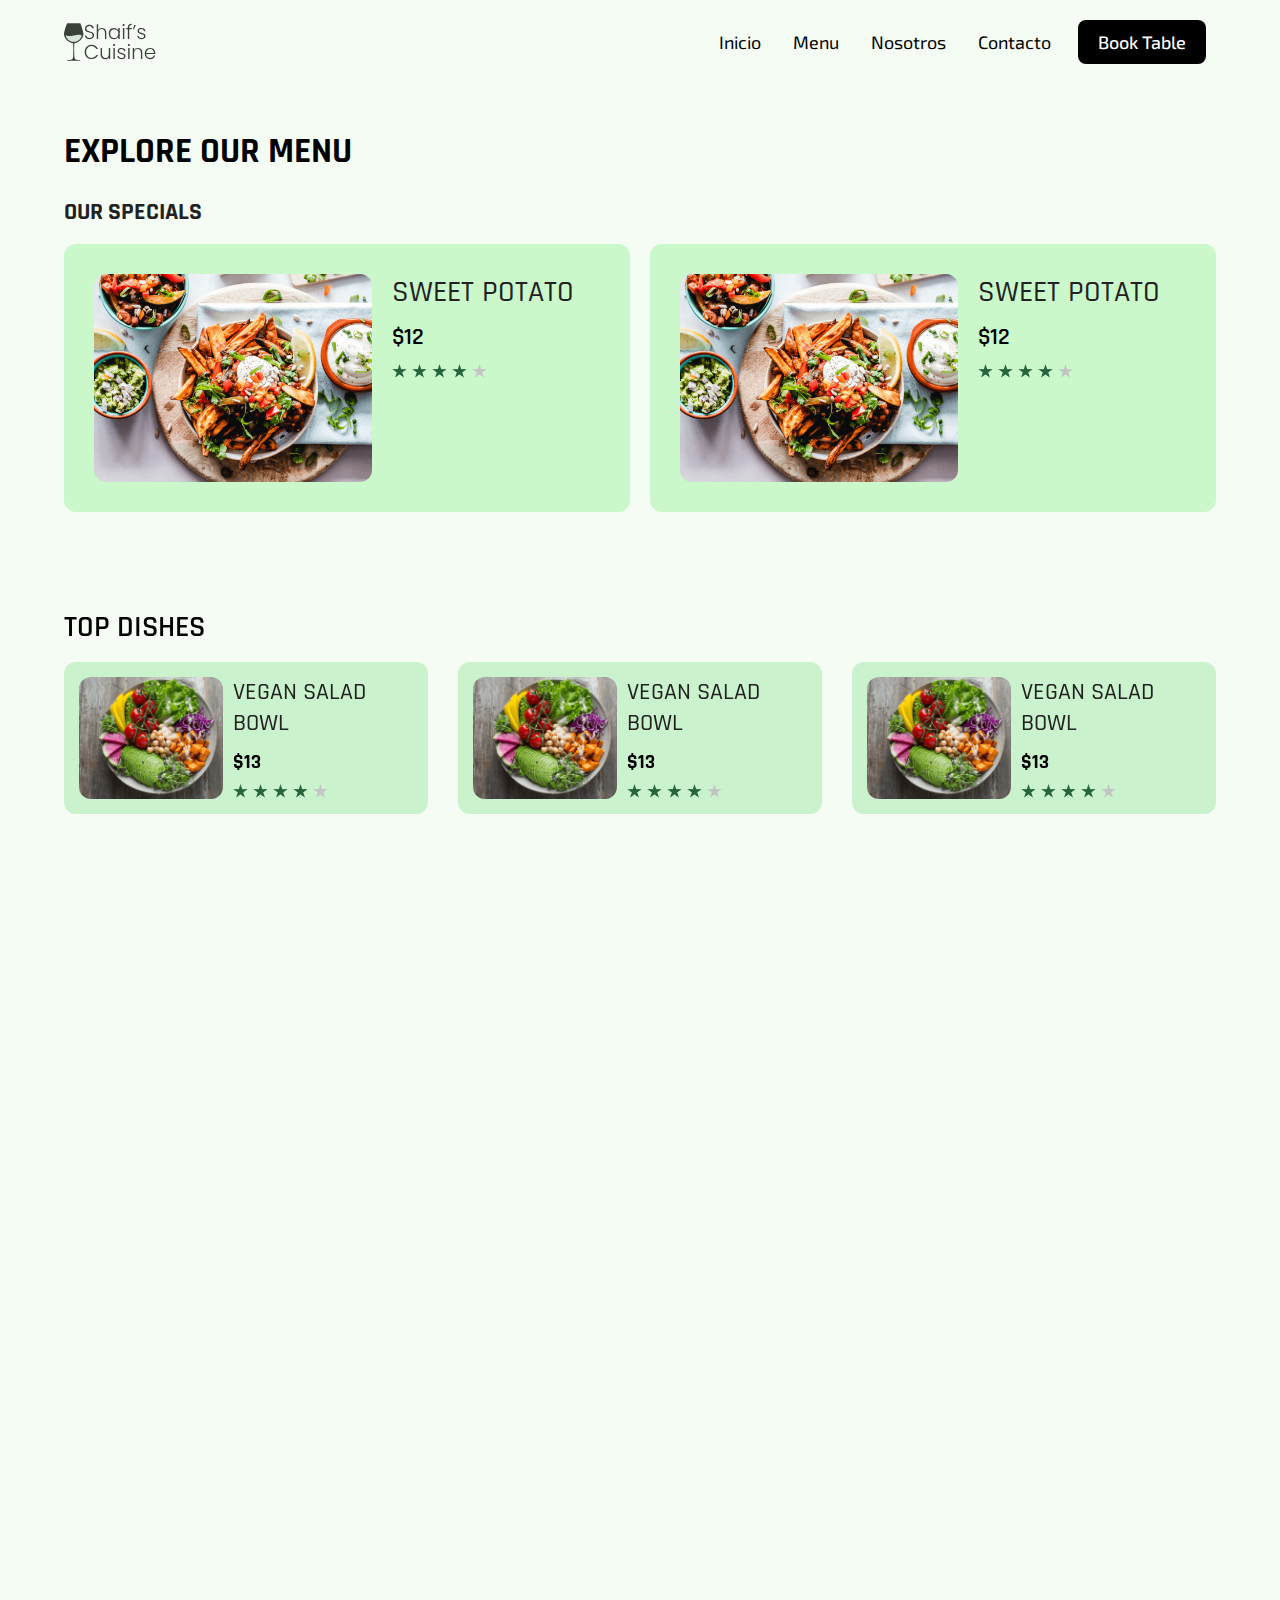
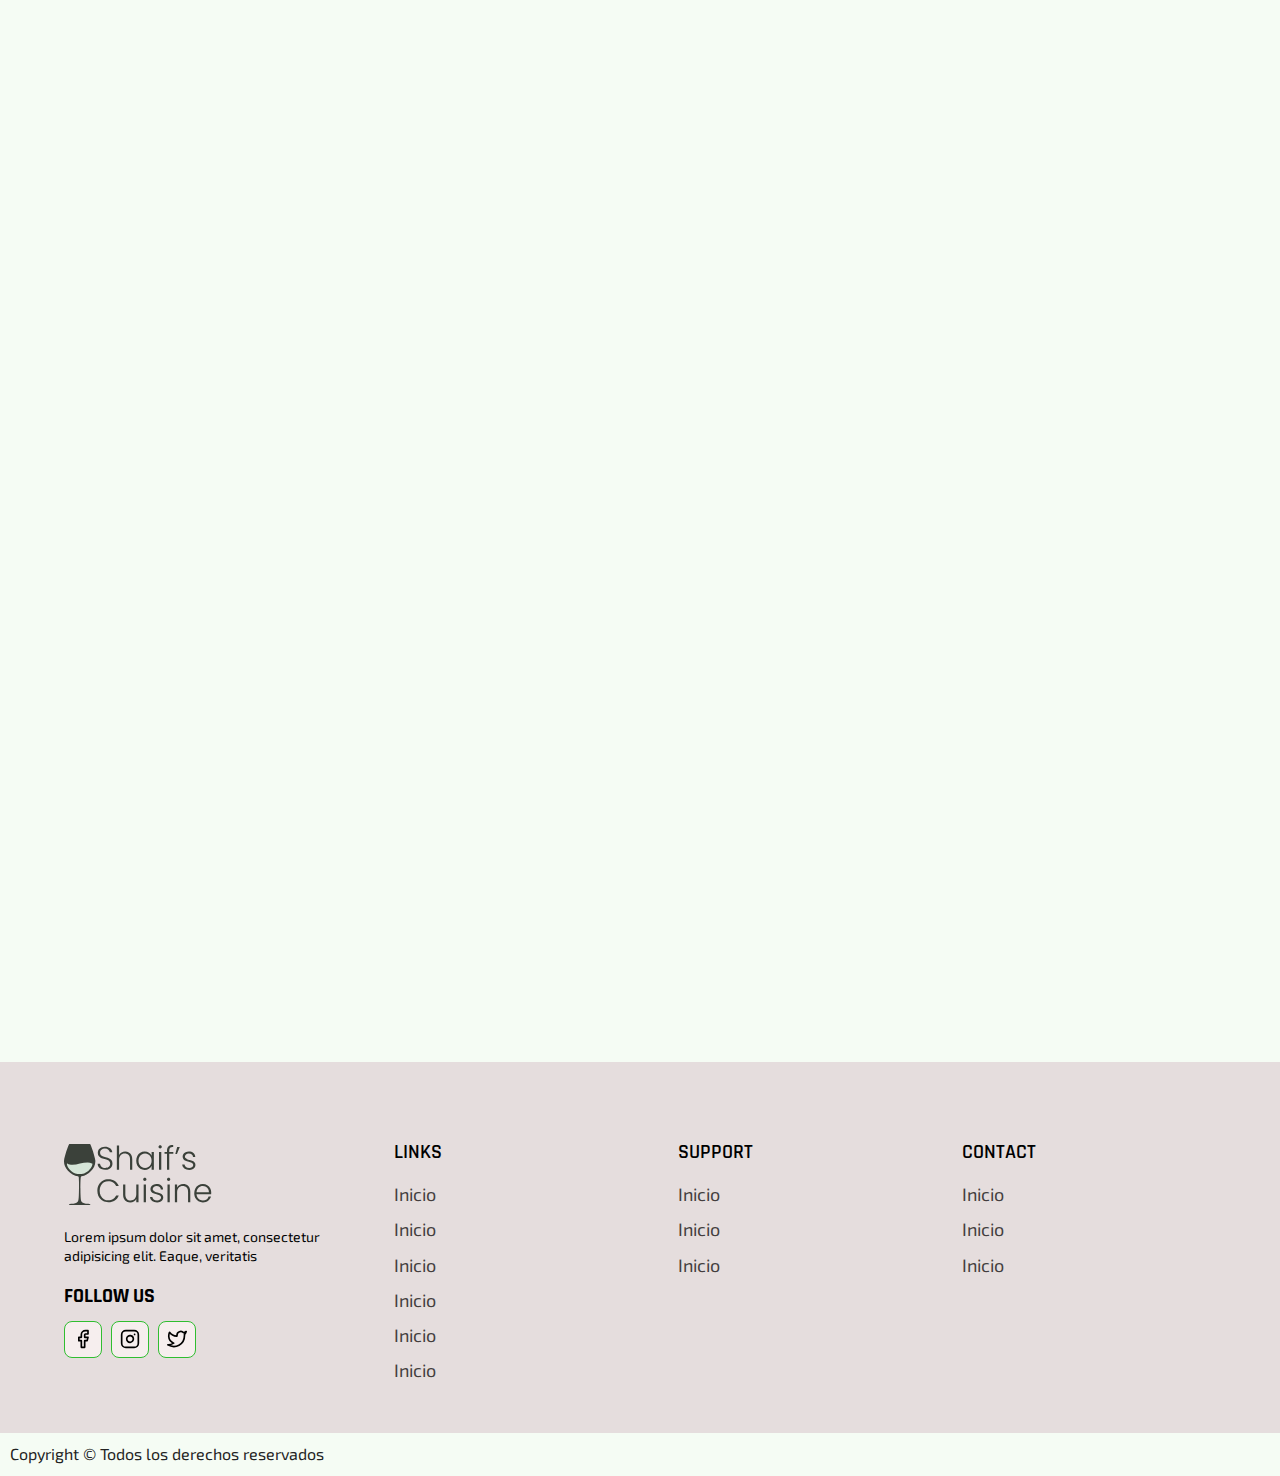
<file: menu.html>
<!DOCTYPE html>
<html lang="es">
<head>
    <meta charset="UTF-8">
    <meta http-equiv="X-UA-Compatible" content="IE=edge">
    <meta name="viewport" content="width=device-width, initial-scale=1.0">
    <title>Document</title>

    <link rel="stylesheet" href="./CSS/reset.css">

    <link rel="stylesheet" href="./CSS/globalStyle.css">

    <link rel="stylesheet" href="./CSS/componentes.css">

    <link rel="stylesheet" href="./CSS/menu.css">

    <!-- AOS CSS -->
    <link rel="stylesheet" href="https://unpkg.com/aos@next/dist/aos.css" />

</head>
<body>
    
    <!-- NAV SECTION -->

    <div class="nav">
        <div class="container">
            <div class="nav__wrapper">
                <a href="./index.html"><img src="./images/logo.svg" alt="Name"></a>
                <nav>
                    <div class="nav__icon">
                        <svg xmlns="http://www.w3.org/2000/svg" width="24" height="24" viewBox="0 0 24 24" fill="none" stroke="currentColor" stroke-width="2" stroke-linecap="round" stroke-linejoin="round">
                        <line x1="3" y1="12" x2="21" y2="12" />
                        <line x1="3" y1="6" x2="21" y2="6" />
                        <line x1="3" y1="18" x2="21" y2="18" />
                        </svg>
                    </div>
                    <div class="nav__bgOverlay"></div>
                    <ul class="nav__list">
                        <div class="nav__close">
                            <svg
                            xmlns="http://www.w3.org/2000/svg"
                            width="24"
                            height="24"
                            viewBox="0 0 24 24"
                            fill="none"
                            stroke="currentColor"
                            stroke-width="2"
                            stroke-linecap="round"
                            stroke-linejoin="round">
                            <line x1="18" y1="6" x2="6" y2="18" />
                            <line x1="6" y1="6" x2="18" y2="18" />
                            </svg>
                        </div>
                        <div class="nav__list__wrapper">
                            <li><a href="./index.html" class="nav__link">Inicio</a></li>
                            <li><a href="./menu.html" class="nav__link">Menu</a></li>
                            <li><a href="./nosotros.html" class="nav__link">Nosotros</a></li>
                            <li><a href="./contacto.html" class="nav__link">Contacto</a></li>
                            <li><a href="./booking.html" class="btn primary-btn">Book Table</a></li>
                        </div> 
                    </ul>
                </nav>
            </div>
        </div>
    </div>

    <!-- NAV SECTION END -->


    <!-- PAGE TITLE -->

    <section id="page__title">
        <div class="container">
            <h2 class="page__title__text">Explore Our Menu</h2>
        </div>
    </section>

    <!-- PAGE TITLE  END -->


    <!-- OUR SPECIAL SECTION -->

    <section id="ourSpecials">
        <div class="container">
            <h3 class="ourSpecials__title">Our Specials</h3>
            <div class="ourSpecials__wrapper">
                <div class="ourSpecials__item">
                    <div class="ourSpecials__item__img">
                        <img src="./images/food-3.png" alt="">
                    </div>
                    <div class="ourSpecials__item__info">
                        <h3 class="ourSpecials__item__title">Sweet Potato</h3>
                        <h4 class="ourSpecials__item__price">$12</h4>
                        <div class="ourSpecials__item__stars">
                            <img src="./images/3star.png" alt="">
                        </div>
                    </div>
                </div>

                <div class="ourSpecials__item">
                    <div class="ourSpecials__item__img">
                        <img src="./images/food-3.png" alt="">
                    </div>
                    <div class="ourSpecials__item__info">
                        <h3 class="ourSpecials__item__title">Sweet Potato</h3>
                        <h4 class="ourSpecials__item__price">$12</h4>
                        <div class="ourSpecials__item__stars">
                            <img src="./images/3star.png" alt="">
                        </div>
                    </div>
                </div>
            </div>
        </div>
    </section>

    <!-- OUR SPECIAL SECTION END -->

    <!-- TOP DISHED -->

    <section id="dishGrid" data-aos="fade-up">
        <div class="container">
            <h2 class="dishGrid__title">
                Top Dishes
            </h2>
            <div class="dishGrid__wrapper">
                <div class="dishGrid__item">
                    <div class="dishGrid__item__img">
                        <img src="./images/food-1.png" alt="">
                    </div>
                    <div class="dishGrid__item__info">
                        <h3 class="dishGrid__item__title">
                            Vegan Salad bowl
                        </h3>
                        <h3 class="dishGrid__item__price">
                            $13
                        </h3>
                        <div class="dishGrid__item__stars">
                            <img src="./images/3star.png" alt="">
                        </div>
                    </div>
                </div>

                <div class="dishGrid__item">
                    <div class="dishGrid__item__img">
                        <img src="./images/food-1.png" alt="">
                    </div>
                    <div class="dishGrid__item__info">
                        <h3 class="dishGrid__item__title">
                            Vegan Salad bowl
                        </h3>
                        <h3 class="dishGrid__item__price">
                            $13
                        </h3>
                        <div class="dishGrid__item__stars">
                            <img src="./images/3star.png" alt="">
                        </div>
                    </div>
                </div>

                <div class="dishGrid__item">
                    <div class="dishGrid__item__img">
                        <img src="./images/food-1.png" alt="">
                    </div>
                    <div class="dishGrid__item__info">
                        <h3 class="dishGrid__item__title">
                            Vegan Salad bowl
                        </h3>
                        <h3 class="dishGrid__item__price">
                            $13
                        </h3>
                        <div class="dishGrid__item__stars">
                            <img src="./images/3star.png" alt="">
                        </div>
                    </div>
                </div>
            </div>
        </div>
    </section>


    <!-- TOP DISHED end -->

       <!-- BREAKFAST -->

       <section id="dishGrid" data-aos="fade-right">
        <div class="container">
            <h2 class="dishGrid__title">
                Breakfast 
            </h2>
            <div class="dishGrid__wrapper">
                <div class="dishGrid__item">
                    <div class="dishGrid__item__img">
                        <img src="./images/food-1.png" alt="">
                    </div>
                    <div class="dishGrid__item__info">
                        <h3 class="dishGrid__item__title">
                            Vegan Salad bowl
                        </h3>
                        <h3 class="dishGrid__item__price">
                            $13
                        </h3>
                        <div class="dishGrid__item__stars">
                            <img src="./images/3star.png" alt="">
                        </div>
                    </div>
                </div>

                <div class="dishGrid__item">
                    <div class="dishGrid__item__img">
                        <img src="./images/food-1.png" alt="">
                    </div>
                    <div class="dishGrid__item__info">
                        <h3 class="dishGrid__item__title">
                            Vegan Salad bowl
                        </h3>
                        <h3 class="dishGrid__item__price">
                            $13
                        </h3>
                        <div class="dishGrid__item__stars">
                            <img src="./images/3star.png" alt="">
                        </div>
                    </div>
                </div>

                <div class="dishGrid__item">
                    <div class="dishGrid__item__img">
                        <img src="./images/food-1.png" alt="">
                    </div>
                    <div class="dishGrid__item__info">
                        <h3 class="dishGrid__item__title">
                            Vegan Salad bowl
                        </h3>
                        <h3 class="dishGrid__item__price">
                            $13
                        </h3>
                        <div class="dishGrid__item__stars">
                            <img src="./images/3star.png" alt="">
                        </div>
                    </div>
                </div>

                <div class="dishGrid__item">
                    <div class="dishGrid__item__img">
                        <img src="./images/food-1.png" alt="">
                    </div>
                    <div class="dishGrid__item__info">
                        <h3 class="dishGrid__item__title">
                            Vegan Salad bowl
                        </h3>
                        <h3 class="dishGrid__item__price">
                            $13
                        </h3>
                        <div class="dishGrid__item__stars">
                            <img src="./images/3star.png" alt="">
                        </div>
                    </div>
                </div>

                <div class="dishGrid__item">
                    <div class="dishGrid__item__img">
                        <img src="./images/food-1.png" alt="">
                    </div>
                    <div class="dishGrid__item__info">
                        <h3 class="dishGrid__item__title">
                            Vegan Salad bowl
                        </h3>
                        <h3 class="dishGrid__item__price">
                            $13
                        </h3>
                        <div class="dishGrid__item__stars">
                            <img src="./images/3star.png" alt="">
                        </div>
                    </div>
                </div>
            </div>
        </div>
    </section>


    <!-- BREAKFAST END -->


           <!-- LUNCH -->

           <section id="dishGrid" data-aos="fade-left">
            <div class="container">
                <h2 class="dishGrid__title">
                    Lunch 
                </h2>
                <div class="dishGrid__wrapper">
                    <div class="dishGrid__item">
                        <div class="dishGrid__item__img">
                            <img src="./images/food-1.png" alt="">
                        </div>
                        <div class="dishGrid__item__info">
                            <h3 class="dishGrid__item__title">
                                Vegan Salad bowl
                            </h3>
                            <h3 class="dishGrid__item__price">
                                $13
                            </h3>
                            <div class="dishGrid__item__stars">
                                <img src="./images/3star.png" alt="">
                            </div>
                        </div>
                    </div>
    
                    <div class="dishGrid__item">
                        <div class="dishGrid__item__img">
                            <img src="./images/food-1.png" alt="">
                        </div>
                        <div class="dishGrid__item__info">
                            <h3 class="dishGrid__item__title">
                                Vegan Salad bowl
                            </h3>
                            <h3 class="dishGrid__item__price">
                                $13
                            </h3>
                            <div class="dishGrid__item__stars">
                                <img src="./images/3star.png" alt="">
                            </div>
                        </div>
                    </div>
    
                    <div class="dishGrid__item">
                        <div class="dishGrid__item__img">
                            <img src="./images/food-1.png" alt="">
                        </div>
                        <div class="dishGrid__item__info">
                            <h3 class="dishGrid__item__title">
                                Vegan Salad bowl
                            </h3>
                            <h3 class="dishGrid__item__price">
                                $13
                            </h3>
                            <div class="dishGrid__item__stars">
                                <img src="./images/3star.png" alt="">
                            </div>
                        </div>
                    </div>
    
                    <div class="dishGrid__item">
                        <div class="dishGrid__item__img">
                            <img src="./images/food-1.png" alt="">
                        </div>
                        <div class="dishGrid__item__info">
                            <h3 class="dishGrid__item__title">
                                Vegan Salad bowl
                            </h3>
                            <h3 class="dishGrid__item__price">
                                $13
                            </h3>
                            <div class="dishGrid__item__stars">
                                <img src="./images/3star.png" alt="">
                            </div>
                        </div>
                    </div>
                </div>
            </div>
        </section>
    
    
        <!-- LUNCH END -->


         <!-- DINNER -->

         <section id="dishGrid" data-aos="fade-down">
            <div class="container">
                <h2 class="dishGrid__title">
                    Dinner 
                </h2>
                <div class="dishGrid__wrapper">
                    <div class="dishGrid__item">
                        <div class="dishGrid__item__img">
                            <img src="./images/food-1.png" alt="">
                        </div>
                        <div class="dishGrid__item__info">
                            <h3 class="dishGrid__item__title">
                                Vegan Salad bowl
                            </h3>
                            <h3 class="dishGrid__item__price">
                                $13
                            </h3>
                            <div class="dishGrid__item__stars">
                                <img src="./images/3star.png" alt="">
                            </div>
                        </div>
                    </div>
    
                    <div class="dishGrid__item">
                        <div class="dishGrid__item__img">
                            <img src="./images/food-1.png" alt="">
                        </div>
                        <div class="dishGrid__item__info">
                            <h3 class="dishGrid__item__title">
                                Vegan Salad bowl
                            </h3>
                            <h3 class="dishGrid__item__price">
                                $13
                            </h3>
                            <div class="dishGrid__item__stars">
                                <img src="./images/3star.png" alt="">
                            </div>
                        </div>
                    </div>
    
                    <div class="dishGrid__item">
                        <div class="dishGrid__item__img">
                            <img src="./images/food-1.png" alt="">
                        </div>
                        <div class="dishGrid__item__info">
                            <h3 class="dishGrid__item__title">
                                Vegan Salad bowl
                            </h3>
                            <h3 class="dishGrid__item__price">
                                $13
                            </h3>
                            <div class="dishGrid__item__stars">
                                <img src="./images/3star.png" alt="">
                            </div>
                        </div>
                    </div>
    
                    <div class="dishGrid__item">
                        <div class="dishGrid__item__img">
                            <img src="./images/food-1.png" alt="">
                        </div>
                        <div class="dishGrid__item__info">
                            <h3 class="dishGrid__item__title">
                                Vegan Salad bowl
                            </h3>
                            <h3 class="dishGrid__item__price">
                                $13
                            </h3>
                            <div class="dishGrid__item__stars">
                                <img src="./images/3star.png" alt="">
                            </div>
                        </div>
                    </div>
                </div>
            </div>
        </section>
    
    
        <!-- DINNER END -->

    <!-- FOOTER SECTION -->

    <footer>
        <div class="container">
            <div class="footer__wrapper">
                <div class="footer_col1">
                    <div class="footer__logo">
                        <img src="./images/logo.svg" alt="">
                    </div>
                    <p class="footer__desc">Lorem ipsum dolor sit amet, consectetur adipisicing elit. Eaque, veritatis</p>
                    <div class="footer__socials">
                        <h4 class="footer__socials__title">Follow Us</h4>
                        <ol>
                            <li><a href="#">
                                <svg
                                xmlns="http://www.w3.org/2000/svg"
                                width="24"
                                height="24"
                                viewBox="0 0 24 24"
                                fill="none"
                                stroke="currentColor"
                                stroke-width="2"
                                stroke-linecap="round"
                                stroke-linejoin="round">
                                <path d="M18 2h-3a5 5 0 0 0-5 5v3H7v4h3v8h4v-8h3l1-4h-4V7a1 1 0 0 1 1-1h3z" />
                                </svg>
                            </a></li>

                            <li><a href="#">
                                <svg
                                xmlns="http://www.w3.org/2000/svg"
                                width="24"
                                height="24"
                                viewBox="0 0 24 24"
                                fill="none"
                                stroke="currentColor"
                                stroke-width="2"
                                stroke-linecap="round"
                                stroke-linejoin="round">
                                <rect x="2" y="2" width="20" height="20" rx="5" ry="5" />
                                <path d="M16 11.37A4 4 0 1 1 12.63 8 4 4 0 0 1 16 11.37z" />
                                <line x1="17.5" y1="6.5" x2="17.51" y2="6.5" />
                                </svg>
                            </a></li>

                            <li><a href="#">
                                <svg
                                xmlns="http://www.w3.org/2000/svg"
                                width="24"
                                height="24"
                                viewBox="0 0 24 24"
                                fill="none"
                                stroke="currentColor"
                                stroke-width="2"
                                stroke-linecap="round"
                                stroke-linejoin="round">
                                <path d="M23 3a10.9 10.9 0 0 1-3.14 1.53 4.48 4.48 0 0 0-7.86 3v1A10.66 10.66 0 0                               1 3 4s-4 9 5 13a11.64 11.64 0 0 1-7 2c9 5 20 0 20-11.5a4.5 4.5 0 0 0-.08-.83A7.72                           7.72 0 0 0 23 3z" />
                                </svg>
                            </a></li>
                        </ol>
                    </div>
                </div>

                <div class="footer__col2">
                    <h3 class="footer__text__title">
                        LINKS
                    </h3>
                    <ol class="footer__text">
                        <li><a href="index.html">Inicio</a></li>
                        <li><a href="index.html">Inicio</a></li>
                        <li><a href="index.html">Inicio</a></li>
                        <li><a href="index.html">Inicio</a></li>
                        <li><a href="index.html">Inicio</a></li>
                        <li><a href="index.html">Inicio</a></li>
                    </ol>
                </div>

                <div class="footer__col3">
                    <h3 class="footer__text__title">
                        Support
                    </h3>
                    <ol class="footer__text">
                        <li><a href="index.html">Inicio</a></li>
                        <li><a href="index.html">Inicio</a></li>
                        <li><a href="index.html">Inicio</a></li>
                    </ol>
                </div>

                <div class="footer__col4">
                    <h3 class="footer__text__title">
                        Contact
                    </h3>
                    <ol class="footer__text">
                        <li><a href="index.html">Inicio</a></li>
                        <li><a href="index.html">Inicio</a></li>
                        <li><a href="index.html">Inicio</a></li>
                    </ol>
                </div>

            </div>
        </div>
    </footer>
    <div id="copy">
        <p class="copy__text">
            Copyright © Todos los derechos reservados
        </p>
    </div>


    <!-- FOOTER SECTION END -->




    <!-- AOS SCRIPT -->
    <script src="https://unpkg.com/aos@next/dist/aos.js"></script>

    <!-- SCRIPT MAIN -->
    <script src="./JS/main.js"></script>
    
</body>
</html>
</file>
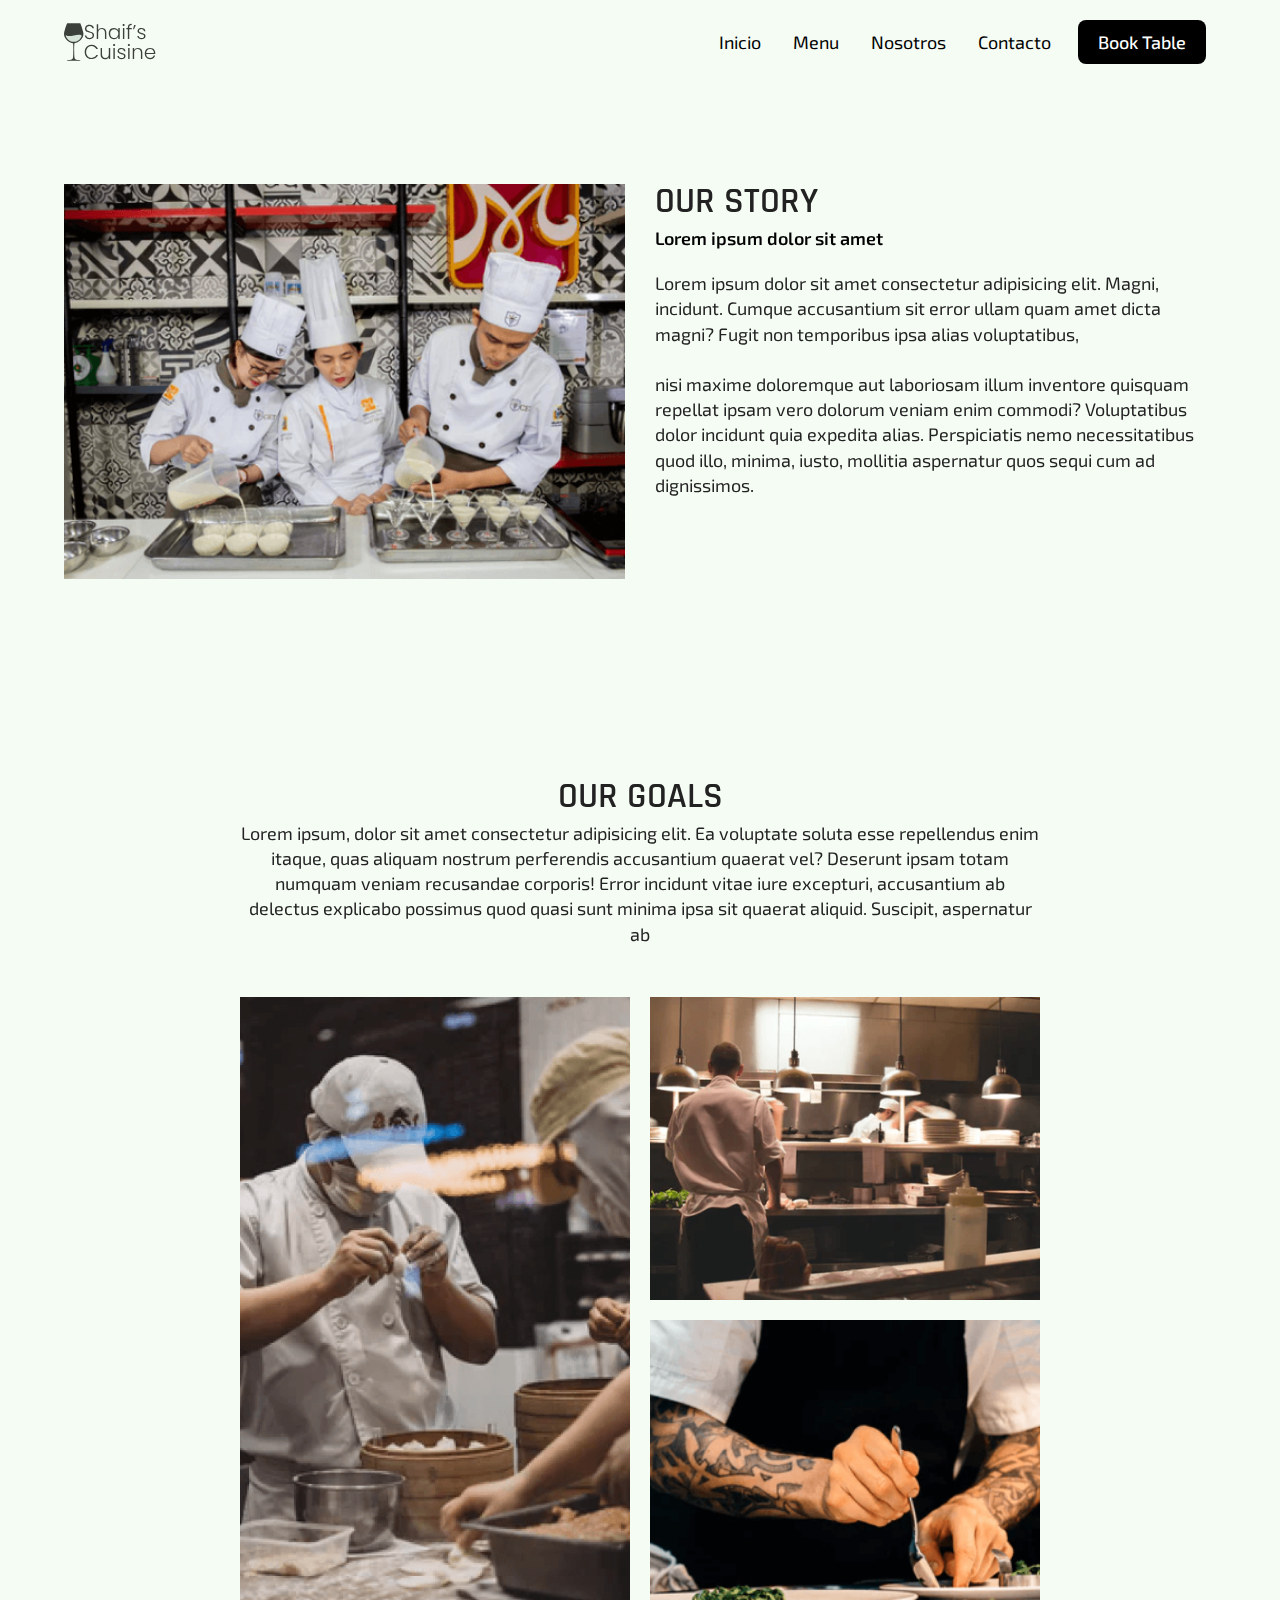
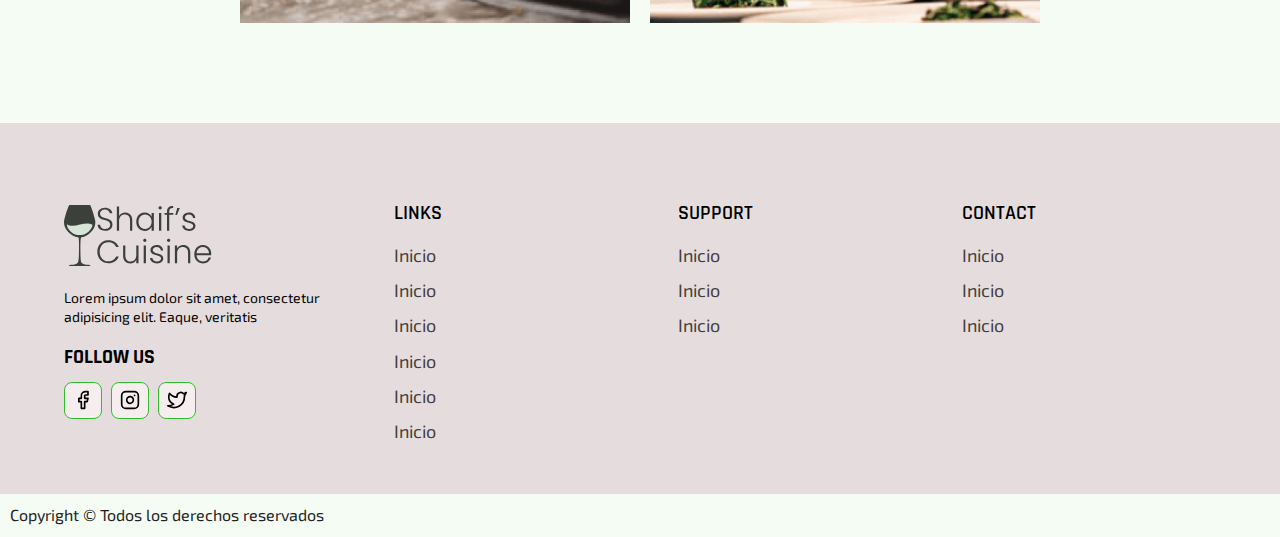
<file: nosotros.html>
<!DOCTYPE html>
<html lang="es">
<head>
    <meta charset="UTF-8">
    <meta http-equiv="X-UA-Compatible" content="IE=edge">
    <meta name="viewport" content="width=device-width, initial-scale=1.0">
    <title>Document</title>

    <link rel="stylesheet" href="./CSS/reset.css">

    <link rel="stylesheet" href="./CSS/globalStyle.css">

    <link rel="stylesheet" href="./CSS/componentes.css">

    <link rel="stylesheet" href="./CSS/nosotros.css">

    <!-- AOS CSS -->
    <link rel="stylesheet" href="https://unpkg.com/aos@next/dist/aos.css" />

</head>
<body>
    
    <!-- NAV SECTION -->

    <div class="nav">
        <div class="container">
            <div class="nav__wrapper">
                <a href="./index.html"><img src="./images/logo.svg" alt="Name"></a>
                <nav>
                    <div class="nav__icon">
                        <svg xmlns="http://www.w3.org/2000/svg" width="24" height="24" viewBox="0 0 24 24" fill="none" stroke="currentColor" stroke-width="2" stroke-linecap="round" stroke-linejoin="round">
                        <line x1="3" y1="12" x2="21" y2="12" />
                        <line x1="3" y1="6" x2="21" y2="6" />
                        <line x1="3" y1="18" x2="21" y2="18" />
                        </svg>
                    </div>
                    <div class="nav__bgOverlay"></div>
                    <ul class="nav__list">
                        <div class="nav__close">
                            <svg
                            xmlns="http://www.w3.org/2000/svg"
                            width="24"
                            height="24"
                            viewBox="0 0 24 24"
                            fill="none"
                            stroke="currentColor"
                            stroke-width="2"
                            stroke-linecap="round"
                            stroke-linejoin="round">
                            <line x1="18" y1="6" x2="6" y2="18" />
                            <line x1="6" y1="6" x2="18" y2="18" />
                            </svg>
                        </div>
                        <div class="nav__list__wrapper">
                            <li><a href="./index.html" class="nav__link">Inicio</a></li>
                            <li><a href="./menu.html" class="nav__link">Menu</a></li>
                            <li><a href="./nosotros.html" class="nav__link">Nosotros</a></li>
                            <li><a href="./contacto.html" class="nav__link">Contacto</a></li>
                            <li><a href="./booking.html" class="btn primary-btn">Book Table</a></li>
                        </div> 
                    </ul>
                </nav>
            </div>
        </div>
    </div>

    <!-- NAV SECTION END -->


        <!-- OUR STORY SECTION -->

        <section id="ourStory" data-aos="fade-up">
            <div class="container">
                <div class="ourStory__wrapper">
                    <div class="ourStory__img">
                        <img src="./images/ourStoryImg.png" alt="">
                    </div>
                    <div class="ourStory__info">
                        <h3 class="ourStory__title">Our Story</h3>
                        <p class="ourStory__subtitle">Lorem ipsum dolor sit amet</p>
                        <p class="ourStory__text">Lorem ipsum dolor sit amet consectetur adipisicing elit. Magni, incidunt. Cumque accusantium sit error ullam quam amet dicta magni? Fugit non temporibus ipsa alias voluptatibus,<br> <br> nisi maxime doloremque aut laboriosam illum inventore quisquam repellat ipsam vero dolorum veniam enim commodi? Voluptatibus dolor incidunt quia expedita alias. Perspiciatis nemo necessitatibus quod illo, minima, iusto, mollitia aspernatur quos sequi cum ad dignissimos.</p>
                    </div>
                </div>
            </div>
        </section>
    
    
    
    
        <!-- OUR STORY SECTION -->


        <!-- OUR GOALS -->

        <section id="ourGoals" data-aos="fade-down">
            <div class="container">
                <div class="ourGoals__info">
                    <h3 class="ourGoals__title">Our Goals</h3>
                    <p class="ourGoals__text">Lorem ipsum, dolor sit amet consectetur adipisicing elit. Ea voluptate soluta esse repellendus enim itaque, quas aliquam nostrum perferendis accusantium quaerat vel? Deserunt ipsam totam numquam veniam recusandae corporis! Error incidunt vitae iure excepturi, accusantium ab delectus explicabo possimus quod quasi sunt minima ipsa sit quaerat aliquid. Suscipit, aspernatur ab</p>
                </div>
                <div class="ourGoals__imgs__wrapper">
                    <div class="ourGoals__img1">
                        <img src="./images/ourGoals_img1.png" alt="">
                    </div>

                    <div class="ourGoals__img2">
                        <img src="./images/ourGoals_img2.png" alt="">
                    </div>

                    <div class="ourGoals__img3">
                        <img src="./images/ourGoals_img3.png" alt="">
                    </div>
                </div>
            </div>
        </section>





        <!-- OUR GOALS END -->

    <!-- FOOTER SECTION -->

    <footer>
        <div class="container">
            <div class="footer__wrapper">
                <div class="footer_col1">
                    <div class="footer__logo">
                        <img src="./images/logo.svg" alt="">
                    </div>
                    <p class="footer__desc">Lorem ipsum dolor sit amet, consectetur adipisicing elit. Eaque, veritatis</p>
                    <div class="footer__socials">
                        <h4 class="footer__socials__title">Follow Us</h4>
                        <ol>
                            <li><a href="#">
                                <svg
                                xmlns="http://www.w3.org/2000/svg"
                                width="24"
                                height="24"
                                viewBox="0 0 24 24"
                                fill="none"
                                stroke="currentColor"
                                stroke-width="2"
                                stroke-linecap="round"
                                stroke-linejoin="round">
                                <path d="M18 2h-3a5 5 0 0 0-5 5v3H7v4h3v8h4v-8h3l1-4h-4V7a1 1 0 0 1 1-1h3z" />
                                </svg>
                            </a></li>

                            <li><a href="#">
                                <svg
                                xmlns="http://www.w3.org/2000/svg"
                                width="24"
                                height="24"
                                viewBox="0 0 24 24"
                                fill="none"
                                stroke="currentColor"
                                stroke-width="2"
                                stroke-linecap="round"
                                stroke-linejoin="round">
                                <rect x="2" y="2" width="20" height="20" rx="5" ry="5" />
                                <path d="M16 11.37A4 4 0 1 1 12.63 8 4 4 0 0 1 16 11.37z" />
                                <line x1="17.5" y1="6.5" x2="17.51" y2="6.5" />
                                </svg>
                            </a></li>

                            <li><a href="#">
                                <svg
                                xmlns="http://www.w3.org/2000/svg"
                                width="24"
                                height="24"
                                viewBox="0 0 24 24"
                                fill="none"
                                stroke="currentColor"
                                stroke-width="2"
                                stroke-linecap="round"
                                stroke-linejoin="round">
                                <path d="M23 3a10.9 10.9 0 0 1-3.14 1.53 4.48 4.48 0 0 0-7.86 3v1A10.66 10.66 0 0                               1 3 4s-4 9 5 13a11.64 11.64 0 0 1-7 2c9 5 20 0 20-11.5a4.5 4.5 0 0 0-.08-.83A7.72                           7.72 0 0 0 23 3z" />
                                </svg>
                            </a></li>
                        </ol>
                    </div>
                </div>

                <div class="footer__col2">
                    <h3 class="footer__text__title">
                        LINKS
                    </h3>
                    <ol class="footer__text">
                        <li><a href="index.html">Inicio</a></li>
                        <li><a href="index.html">Inicio</a></li>
                        <li><a href="index.html">Inicio</a></li>
                        <li><a href="index.html">Inicio</a></li>
                        <li><a href="index.html">Inicio</a></li>
                        <li><a href="index.html">Inicio</a></li>
                    </ol>
                </div>

                <div class="footer__col3">
                    <h3 class="footer__text__title">
                        Support
                    </h3>
                    <ol class="footer__text">
                        <li><a href="index.html">Inicio</a></li>
                        <li><a href="index.html">Inicio</a></li>
                        <li><a href="index.html">Inicio</a></li>
                    </ol>
                </div>

                <div class="footer__col4">
                    <h3 class="footer__text__title">
                        Contact
                    </h3>
                    <ol class="footer__text">
                        <li><a href="index.html">Inicio</a></li>
                        <li><a href="index.html">Inicio</a></li>
                        <li><a href="index.html">Inicio</a></li>
                    </ol>
                </div>

            </div>
        </div>
    </footer>
    <div id="copy">
        <p class="copy__text">
            Copyright © Todos los derechos reservados
        </p>
    </div>


    <!-- FOOTER SECTION END -->







    <!-- AOS SCRIPT -->
    <script src="https://unpkg.com/aos@next/dist/aos.js"></script>

    <!-- SCRIPT MAIN -->
    <script src="./JS/main.js"></script>
    
</body>
</html>
</file>
<file: CSS/globalStyle.css>
@import url('https://fonts.googleapis.com/css2?family=Exo+2:ital,wght@0,600;1,300;1,400;1,500&family=Rajdhani:wght@400;500&display=swap');

html{
    font-size: 10px;
    overflow-x: hidden;
}

body{
    background-color: #f5fcf4;
    overflow-x: hidden;
    font-family: 'Exo 2', sans-serif;
}

section{
    padding: 100px 0;
}

@media only screen and (max-width:768px) {
    section{
        padding: 50px 0;
    }
}

.container{
    max-width: 1200px;
    width: 90%;
    margin: 0 auto;
}

img{
    width: 100%;
    height: 100%;
    object-fit: contain;
}

h1,
h2,
h3,
h4{
    font-weight: bold;
    text-transform: uppercase;
    font-size: 1.8rem;
    font-family: 'Rajdhani', sans-serif;
}

p{
    font-weight: 400;
    line-height: 1.4em;
    font-size: 1.8rem;
    font-family: 'Exo 2', sans-serif;
}

a{
    display: inline-block;
    text-decoration: none;
}
</file>
<file: CSS/componentes.css>
/* NAV SECTION */

.nav{
    padding: 2rem 0;
}

.nav__icon,
.nav__close,
.nav__bgOverlay{
    display: none;
}

.nav__wrapper{
    display: flex;
    justify-content: space-between;
}

.nav__list li {
    display: inline-block;
    margin: 0 1rem;
}

.nav__list .nav__link{
    font-size: 1.8rem;
    color: #000;
    padding: .5rem;
}

.nav__list li:hover .nav__link{
    color: #5a5151;
}

@media only screen and ( max-width:768px){
    .nav{
        position: relative;
    }

    .nav__icon{
        display: block;
    }

    .nav__icon svg,
    .nav__close svg{
        pointer-events: none;
        height: 30px;
        width: 30px;
    }

    .nav__close{
        display: block;
        position: absolute;
        color: #000;
        right: 1rem;
        top: 1rem;
        cursor: pointer; 
    }

    .nav__list{
        z-index: 1000;
        position: absolute;
        left: 100%; 
        top: 0;
        height: 100vh;
        width: 80%;
        background-color: #8d8989;
        display: flex;
        align-items: center;
        justify-content: flex-end;
        padding-right: 2rem;
        transform: translate(0%);
        overflow: hidden;
        transition: .3s ease-in transform;
    }

    .nav__list.show{
        transform: translate(-100%);
    }

    .nav__list li {
        display: block;
        text-align: right;
        margin-bottom: 2.3rem;
    }

    .nav__list a{
        font-size: 1.6rem;
    }

    .nav__bgOverlay{
        position: absolute;
        left: 0;
        top: 0;
        z-index: 1000;
        height: 100vh;
        width: 100%;
        background: rgba(18,24,14,0.808);
        display: none;
    }

    .nav__bgOverlay.active{
        display: block;
    }
}

/* ESTILO GLOBAL BTN */

.btn{
    color: #110f0f;
    font-weight: 500;
    border-radius: 8px;
    font-size: 1.4rem;
    padding: 1rem 2rem;
}

.primary-btn{
    color: white;
    background-color: #000;
}

@media only screen and (min-width:768px) {
    .btn{
        padding: 1.3rem 2rem;
        font-size: 1.8rem;
    }
}




/* FOOTER  */

footer{
    background-color: #e5dddd;
    padding-top: 5rem;
    padding-bottom: 2rem;
}

.footer__wrapper{
    display: flex;
    flex-direction: column;
    gap: 3rem;
}

.footer__logo{
    width: 150px;
    margin-bottom: 2rem;
}

.footer__desc{
    font-size: 1.4rem;
    color: #000;
    margin-bottom: 2rem;
}

.footer__socials__title{
    font-size: 1.8rem;
    color: #000;
    margin-bottom: 1rem;
}

.footer__socials li{
    display: inline-block;
    margin-right: .7rem;
}

.footer__socials a{
    padding: .5rem .8rem;
    background-color: #f6eeee ;
    border: 1px solid rgb(48, 190, 48);
    border-radius: 8px;
}

.footer__socials svg{
    width: 20px;
    color: #000;
}

.footer__text__title{
    font-size: 1.8rem;
    margin-bottom: .6rem;
    font-weight: 600;
    color: #000;
}

.footer__text a{
    font-size: 1.4rem;
    margin-bottom: .5rem;
    color: #433e3e;
    line-height: 1.4em;
}

@media only screen and (min-width:768px){
    footer{
        padding-top: 8rem;
        padding-bottom: 4rem;
    }

    .footer__wrapper{
        flex-direction: row;
    }

    .footer__col1{
        flex: 4;
    }

    .footer__col2,
    .footer__col3,
    .footer__col4{
        flex: 2;
    }

    .footer__desc{
        max-width: 300px;
        font-size: 1.4rem;
        margin-bottom: 2rem;
    }

    .footer__socials__title{
        font-size: 2rem;
        margin-bottom: 1.5rem;
    }

    .footer__text__title{
        font-size: 2rem;
        margin-bottom: 2rem;
    }

    .footer__text a{
        font-size: 1.8rem;
        margin-bottom: 1rem;
    }
}

#copy{
    padding: 1rem 0 ;
}

.copy__text{
    font-size: 1.4rem;
    text-align: center;
}

@media only screen and (min-width:768px){
    .copy__text{
        font-size: 1.6rem;
        text-align: left;
        margin-left: 1rem;
    }
}



/* FOOTER END  */




/* STORE INFO SECTION */

.storeInfo__wrapper{
    display: flex;
    align-items: stretch;
    justify-content: center;
    flex-wrap: wrap;
    gap: 1rem;
}

.storeInfo__item{
    background-color: #ebe6e6;
    padding: 20px 30px;
    text-align: center;
    border-radius: 12px;
    width: 150px;
}

.storeInfo__icon{
    width: 30px;
    margin: 0 auto;
    margin-bottom: 1.3rem;
}

.storeInfo__title{
    font-size: 1.3rem;
    font-weight: 500;
    margin-bottom: .5rem;
    color: #000;
}

.storeInfo__text{
    font-size: 1.2rem;
    color: #000;
}

@media only screen and (min-width:768px){
    .storeInfo__wrapper{
        gap: 2rem;
    }
    .storeInfo__item{
        min-width: 200px;
        padding: 40px 0;
    }
    
    .storeInfo__icon{
        width: 47px;
        margin-bottom: 2.5rem;
    }
    .storeInfo__title{
        font-size: 1.9rem;
        margin-bottom: 1rem;
    }

    .storeInfo__text{
        font-size: 1.6rem;
    }
}


/* END STORE INFO SECTION */



/* DISH GRID  */

.dishGrid__title{
    font-size: 2rem;
    margin-bottom: 2rem;
    color: #000;
    font-weight: 600;
}

.dishGrid__wrapper{
    display: grid;
    grid-template-columns: repeat(auto-fit, minmax(140px, 1fr));
    gap: 1rem;
}

.dishGrid__item{
    display: flex;
    flex-direction: column;
    background-color: #93e79c71;
    padding: .5rem;
    gap: .5rem;
    border-radius: 12px;
}

.dishGrid__item__img{
    flex: 4;
}

.dishGrid__item__img img{
    object-fit: cover;
    border-radius: 12px;
}

.dishGrid__item__info{
    flex: 5;
}

.dishGrid__item__title{
    font-size: 1.4rem;
    line-height: 1.3em;
    font-weight: 500;
    color: #222;
    margin-bottom: .5rem;
}

.dishGrid__item__price{
    font-size: 1.3rem;
    line-height: 1.2em;
    font-weight: bold;
    color: #000;
    margin-bottom: .5rem;
}

.dishGrid__item__stars{
    max-height: 15px;
    width: max-content;
}


@media only screen and (min-width:768px){
    .dishGrid__title{
        font-size: 3rem;
    }

    .dishGrid__wrapper{
        grid-template-columns: repeat(auto-fit, minmax(350px, 1fr));
        gap: 3rem;
    }

    .dishGrid__item{
        flex-direction: row;
        padding: 1.5rem;
        gap: 1rem;
    }

    .dishGrid__item__title{
        font-size: 2.4rem;
        margin-bottom: 1rem;
    }

    .dishGrid__item__price{
        font-size: 2rem;
        margin-bottom: 1rem;
    }
}


/* DISH GRID END */


/* FORM STYLE */

#form{
    padding: 5rem 0;
}

.form__title{
    font-size: 1.8rem;
    color: #000;
    font-weight: 600;
}

.form__wrapper{
    padding: 3rem 0;
}

.form__wrapper form{
    display: grid;
    grid-template-columns: 1fr;
    gap: 2rem;
}

.form__group label{
    font-size: 1.6rem;
    color: #222;
    font-weight: 500;
}

.form__group input,
.form__group textarea,
.form__group select{
    width: 100%;
    border: none;
    background-color: rgba(198, 237, 198, 0.474);
    font-size: 1.4rem;
    font-weight: 600;
    padding: 1.5rem;
    border-radius: 8px;
    margin-top: .5rem;
    color: #222;
}

.form__group textarea{
    resize: vertical;
}

.form__wrapper button[type=submit] {
    width: max-content;
    border: none;
    padding: 1rem 4rem;
    font-weight: 500;
    letter-spacing: 0.1rem;
}

@media only screen and (min-width:768px) {
    .form__title{
        font-size: 3.6rem;
    }

    .form__wrapper{
        padding: 5rem 0;
    }

    .form__wrapper form{
        grid-template-columns: 1fr 1fr;
    }

    .form__group__full{
        grid-column: 1/3;
    }

    .form__group label{
        font-size: 1.8rem;
    }

    .form__group input,
    .form__group textarea,
    .form__group select{
        font-size: 1.8rem;
        padding: 2rem;
        margin-top: 1.5rem;
    }
}

/* FORM STYLE END */
</file>
<file: CSS/home.css>
/* HERO SECTION */

.hero__wrapper{
    display: flex;
    align-items: center;
    justify-content: center;
    flex-direction: column-reverse;
    gap: 3rem;
}

.hero__left__wrapper{
    max-width: 360px;
}

.hero__imgWrapper{
    max-width: 400px;
    width: 80%;
    margin: 0 auto;
}

.hero__heading{
    font-weight: 600;
    line-height: 1.4em;
    text-align: center;
    font-size: 1.8rem;
    margin-bottom: 1.3rem;
    color: #000;
}

.hero__info{
    text-align: center;
    font-size: 1.3rem;
    margin-bottom: 1.3rem;
    color: #000;
}

.button__wrapper{
    text-align: center;
}

@media only screen and (min-width:768px){
    .hero__wrapper{
        flex-direction: row;
        gap: 0;
    }

    .hero__left{
        flex: 3;
    }

    .hero__right{
        flex: 3;
    }

    .hero__heading{
        font-size: 3.6rem;
        margin-bottom: 2rem;
        text-align: left;
    }

    .hero__info{
        margin-bottom: 2rem;
        text-align: left;
        font-size: 1.5rem;
    }

    .button__wrapper{
        text-align: left;
    }

    .hero__imgWrapper{
        max-width: none;
        width: 90%;
    }
}





/* HERO SECTION END */


/* Specials Section */

#ourSpecials{
    padding-top: 10px;
}

.ourSpecials__wrapper{
    display: flex;
    flex-direction: column;
    gap: 3rem;
}

.ourSpecials__left{
    display: flex;
    gap: 1rem;
}

.ourSpecials__item{
    background-color: #7dbe8a66;
    padding: 1.2rem;
    padding-top: 5rem;
    border-radius: 12px;
    /* width: 45%; */
    margin: 0  auto;
}

.ourSpecials__item__img{
    margin-top: calc(-50% - 2rem);
    margin-bottom: 2rem;
    border-radius: 12px;
    height: 150px;
    overflow: hidden;
}

.ourSpecials__item__img img{
    object-fit: cover;
}

.oueSpecials__item__title{
    font-size: 1.4rem;
    color: #000;
    font-weight: 600;
    margin-bottom: 1rem;
}

.ourSpecials__item__price{
    color: green;
    font-size: 1.5rem;
    font-weight: 600;
    margin-bottom: 1rem;
}

.ourSpecials__item__stars{
    height: 1.4rem;
    width: max-content;
    margin-bottom: 1rem;
}

.ourSpecials__item__text{
    font-size: 1.4rem;
    color: #222;
    font-weight: 500;
}

.ourSpecials__title{
    font-size: 1.8rem;
    color:#000;
    margin-bottom: 1.5rem;
}

.ourSpecials__text{
    font-size: 1.4rem;
    color: #222;
    margin-bottom: 1rem;
}


@media only screen and (min-width:768px){
    #ourSpecials{
        padding-top: 15rem;
    }

    #ourSpecials .container{
        max-width: 900px;
    }

    .ourSpecials__wrapper{
        flex-direction: row;
        margin-top: 15rem;
    }

    .ourSpecials__right{
        flex: 2;
    }

    .ourSpecials__left{
        flex: 4;
        gap: 2rem;
    }

    .ourSpecials__item{
        padding: 2rem;
        width: 45%;
    }

    .oueSpecials__item__title{
        font-size: 2.4rem;
        line-height: 1.4em;
        margin-bottom: 1.5rem;
    }

    .ourSpecials__item__price{
        font-size: 1.8rem;
        margin-bottom: 1rem;
    }

    .ourSpecials__item__stars{
        margin-bottom: 2rem;
    }

    .ourSpecials__item__text{
        font-size: 1.5rem;
    }

    .ourSpecials__title{
        font-size: 3.6rem;
        margin-bottom: 1.5rem;
    }

    .ourSpecials__text{
        font-size: 1.8rem;
        margin-bottom: 1.5rem;
    }
}


@media only screen and (max-width:300px){
    .ourSpecials__left{
        flex-wrap: wrap;
        gap: 15rem;
    }

    #ourSpecials{
        padding-top: 10rem;
    }

    .ourSpecials__item{
        width: 100%;
    }
}

/* Specials Section end */


/* DISCOUNT */

.discount__wrapper{
    display: flex;
    flex-direction: column;
    padding: 1.5rem;
    border-radius: 12px;
    background: url(/images/discount-illustration.png) rgba(161, 232, 161, 0.692) no-repeat bottom right / 100px;
}

.discount__images{
    display: flex;
    gap: 1rem;
    width: 100%;
    margin-bottom: 2rem;
}

.discount__img1{
    flex: 2;
}

.discount__img2{
    flex: 3;
}

.discount__images img{
    object-fit: cover;
    border-radius: 12px;
}

.discount__text{
    font-size: 1.4rem;
    font-weight: 900;
    color: #000;
    margin-bottom: .5rem;
}

.discount__ttitle{
    font-size: 1.8rem;
    color: #222;
    font-weight: 600;
    margin-bottom: .5rem;
}

.discount__price{
    font-size: 1.4rem;
    font-weight: 600;
    display: flex;
    gap: 1rem;
    margin-bottom: 1rem;
}

.discount__oldPrice{
    color: #000;
    text-decoration: line-through
}

.discount__newPrice{
    color: #222;
}

.discount__stars{
    width: max-content;
    height: 15px;
    margin-bottom: 1rem;
}

@media only screen and (min-width:768px){
    .discount__wrapper{
        flex-direction: row;
        gap: 4rem;
        padding: 2rem;
        align-items: center;
        background-size: 150px;
        margin: 0 auto;
    }

    .discount__images{
        flex: 5;
        margin-bottom: 0;
        gap: 2rem;
    }

    .discount__img1,
    .discount__img2,
    .discount__img3{
        flex: 1;
        height: 350px;
    }

    .discount__info{
        flex: 3;
    }

    .discount__text{
        font-size: 2.4rem;
    }

    .discount__ttitle{
        font-size: 2.6rem;
        margin-bottom: 1.5rem;
    }

    .discount__price{
        font-size: 2.4rem;
    }

    .discount__stars{
        height: 20px;
        margin-bottom: 2rem;
    }
}

@media only screen and (max-width:1000px){
    .discount__img3{
        display: none;
    }

    .discount__wrapper{
        gap: 2rem;
    }
}



/* DISCOUNT END */


/* EVENTS MEDIA */

.eventsMedia__wrapper{
    display: flex;
    gap: 1rem;
}

.eventsMedia__1{
    position: relative;
}

.eventsMedia__1__playButton{
    display: inline-block;
    position: absolute;
    left: 50%;
    top: 50%;
    transform: translate(-50%, -50%);
    max-width: 50px;
}

@media only screen and (min-width:768px){
    .eventsMedia__wrapper{
        gap: 2rem;
    }

    .eventsMedia__1__playButton{
        max-width: 100px;
    }
}


/* EVENTS MEDIA END */


/* EVENTS INFO SECTION */

#eventsInfo{
    padding-top: 0;
}

.eventsInfo__wrapper{
    display: flex;
    flex-direction: column;

}

.evetnsInfo__item{
    display: flex;
    gap: 1rem;
    padding: 1rem;
    background-color: rgba(167, 219, 167, 0.59);
    margin-bottom: 1.5rem;
    border-radius: 12px;
}

.eventsInfo__item__img{
    border-radius: 12px;
    overflow: hidden;
    flex: 3;
}

.eventsInfo__item__img img{
    object-fit: cover;
}

.eventsInfo__item__info{
    flex: 4;
}

.evetnsInfo__item__title{
    font-size: 1.4rem;
    margin-bottom: 1rem;
    color: #222;
}

.eventsInfo__item__text{
    font-size: 1.4rem;
    color: #000;
}

.eventsInfo__right{
    margin-top: 2rem;
}

.eventsInfo__title{
    font-size: 1.8rem;
    color: #222;
    margin-bottom: 1rem;
}

.eventsInfo__text{
    color: #000;
    font-size: 1.4rem;
    margin-bottom: 1rem;
}


@media only screen and (min-width:768px){
    .eventsInfo__wrapper{
        flex-direction: row;
        gap: 2rem;
    }

    .eventsInfo__left,
    .eventsInfo__right{
        flex: 1;
    }
    

    .evetnsInfo__item{
        padding: 2rem;
        gap: 2rem;
        max-width: 500px;
        margin-bottom: 2rem;
    }

    .evetnsInfo__item__title{
        font-size: 1.8rem;
        font-weight: bold;
    }

    .eventsInfo__item__text{
        font-size: 1.3rem;
        font-weight: 400;
    }

    .eventsInfo__title{
        font-size: 3.6rem;
    }

    .eventsInfo__text{
        max-width: 500px;
        font-size: 1.6rem;
        margin-bottom: 2rem;
    }
}


/* EVENTS INFO SECTION */





/* WHY US SECTION */

.whyUs__wrapper{
    display: flex;
    align-items: center;
    justify-content: center;
    flex-direction: column;
    gap: 3rem;
}

.whyUs__left{
    text-align: center;
}

.whyUs__title{
    font-size: 1.8rem;
    color: #222;
    font-weight: 500;
    margin-bottom: 1rem;
}

.whyUs__text{
    font-size: 1.4rem;
}

.whyUs__items__wrapper{
    display: grid;
    grid-template-columns: 1fr 1fr;
    gap: 1rem;
}

.whyUs__item{
    background-color: rgba(171, 228, 171, 0.545);
    padding: 2rem;
    border-radius: 12px;
}

.whyUs__item__icon{
    max-width: 55px;
    margin: 0 auto;
    margin-bottom: 1rem;
}

.whyUs__item__text{
    font-size: 1.4rem;
    font-weight: 500;
    color: #000;
    text-align: center;
}


@media only screen and (min-width:768px){
    .whyUs__wrapper{
        flex-direction: row;
        max-width: 900px;
        margin: 0 auto;
    }

    .whyUs__left{
        flex: 4;
        text-align: left;
    }

    .whyUs__right{
        flex: 3;
    }

    .whyUs__title{
        font-size: 2.6rem;
        margin-bottom: 2rem;
    }

    .whyUs__text{
        font-size: 1.8rem;
        line-height: 1.4em;
    }
    
    .whyUs__items__wrapper{
        gap: 1.5rem;
    }

    .whyUs__item{
        padding: 2rem;
    }

    .whyUs__item__icon{
        max-width: 65px;
        margin-bottom: 1.5rem;
    }

    .whyUs__item__text{
        font-size: 1.8rem;
    }
}


/* WHY US SECTION */




/* NEWSLETTER SECTION */

.newsletter__wrapper{
    display: flex;
    flex-direction: column;
    background-color: rgba(106, 239, 106, 0.566);
    padding: 1.5rem;
    border-radius: 8px;
    gap: 2rem;
}

.newsletter__title{
    font-size: 1.8rem;
    color: #000;
    font-weight: 600;
    margin-bottom: 1.3rem;
}

.newsletter__text{
    font-size: 1.4rem;
    color: #222;
    font-weight: 500;
}

.newsletter__form{
    position: relative;
    width: 100%;
    border-radius: 8px;
    overflow: hidden;
}

.newsletter__form label{
    width: 100%;
}

.newsletter__form input{
    width: 100%;
    font-size: 1.4rem;
    padding: 1.5rem 1rem;
    border: none;
}

.newsletter__form input::placeholder{
    color: rgb(168,166,166);
}

.newsletter__form button[type=submit]{
    background-color: rgb(3, 65, 3);
    color: #fff;
    border: none;
    font-size: 1.4rem;
    padding: 0 2rem;
    height: 100%;
    position: absolute;
    right: 0;
    top: 0;
}

@media only screen and (min-width:768px){
    .newsletter__wrapper{
        flex-direction: row;
        padding: 5rem ;
        align-items: center;
    }

    .newsletter__form,
    .newsletter__info{
        flex: 1;
    }

    .newsletter__title{
        font-size: 3.6rem;
        margin-bottom: 2rem;
    }

    .newsletter__text{
        font-size: 1.8rem;
        max-width: 400px;
    }

    .newsletter__form{
        max-width: 450px;
        border-radius: 12px;
    }

    .newsletter__form input {
        font-size: 1.8rem;
        padding: 2rem;
    }

    .newsletter__form button[type='submit'] {
        font-size: 1.8rem;
        padding: 0 3rem;
    }
}

/* NEWSLETTER SECTION END */
</file>
<file: CSS/menu.css>
#page__title{
    padding-top: 3rem;
    padding-bottom: 2rem;
}

.page__title__text{
    font-size: 2.2rem;
    color: #000;
}

@media only screen and (min-width:768px) {
    #page__title{
        padding-top: 5rem;
        padding-bottom: 3rem;
    }
    
    .page__title__text{
        font-size: 3.6rem;
    }
}

/* OURSPECILAS MENU */

#ourSpecials{
    padding: 0;
}

.ourSpecials__title{
    font-size: 1.8rem;
    color: #222;
    margin-bottom: 2rem;
}

.ourSpecials__wrapper{
    display: flex;
    gap: 1.5rem;
    flex-direction: column;
    max-width: 400px;
}

.ourSpecials__item{
    flex: 1;
    display: flex;
    gap: 2rem;
    background-color: rgba(163, 243, 163, 0.518);
    padding: 1.5rem;
    border-radius: 12px;
}

.ourSpecials__item__img,
.ourSpecials__item__info{
    flex: 1;
}

.ourSpecials__item__img{
    border-radius: 12px;
    overflow: hidden;
}

.ourSpecials__item__img img{
    object-fit: cover;
}

.ourSpecials__item__title{
    font-size: 2.4rem;
    font-weight: 500;
    margin-bottom: 1rem;
    color: #222;
    line-height: 1.2em;
}

.ourSpecials__item__price{
    font-size: 1.8rem;
    color: #000;
    font-weight: 600;
    margin-bottom: 1rem;
}

.ourSpecials__item__stars{
    width: max-content;
}

@media only screen and (min-width:768px) {
    .ourSpecials__title{
        font-size: 2.4rem;
    }

    .ourSpecials__wrapper{
        flex-direction: row;
        gap: 2rem;
        max-width: none;
    }

    .ourSpecials__item{
        padding: 3rem;
        gap: 2rem;
    }

    .ourSpecials__item__title{
        font-size: 3rem;
        margin-bottom: 1.5rem;
    }

    .ourSpecials__item__price{
        font-size: 2.4rem;
        margin-bottom: 1.5rem;
    }
}

@media only screen and (min-width:1100px){
    .ourSpecials__item__img{
        flex: 4;
    }

    .ourSpecials__item__info{
        flex: 3;
    }
} 



/* OURSPECILAS MENU */
</file>
<file: CSS/nosotros.css>
.ourStory__wrapper{
    display: flex;
    flex-direction: column;
    gap: 2rem;
}

.ourStory__title,
.ourGoals__title{
    font-size: 1.8rem;
    font-weight: 600;
    color: #222;
    margin-bottom: .6rem;
}

.ourStory__subtitle{
    font-size: 1.4rem;
    font-weight: 600;
    color: #000;
    margin-bottom: 2rem;
}

.ourStory__text,
.ourGoals__text{
    font-size: 1.4rem;
    line-height: 1.4em;
    color: #222;

}

@media only screen and (min-width:768px) {
    .ourStory__wrapper{
        flex-direction: row;
        gap: 3rem;
    }

    .ourStory__img,
    .ourStory__info{
        flex: 1;
    }

    .ourStory__title,
    .ourGoals__title{
        font-size: 3.6rem;
    }

    .ourStory__subtitle{
        font-size: 1.8rem;
    }

    .ourStory__text,
    .ourGoals__text{
        font-size: 1.8rem;
        max-width: 800px;
    }
}


/* OUR GOALS */

.ourGoals__info{
    text-align: left;
    margin-bottom: 5rem;
}

.ourGoals__imgs__wrapper img{
    object-fit: cover;
}

.ourGoals__imgs__wrapper{
    max-width: 800px;
    margin: 0 auto;
    display: grid;
    grid-template-columns: 1fr 1fr;
    grid-template-rows: 1fr 1fr;
    gap: 1rem;
}

.ourGoals__img1{
    grid-row: 1/3;
}

@media only screen and (min-width:768px){
    .ourGoals__info{
        text-align: center;
    }

    .ourGoals__imgs__wrapper{
        gap: 2rem;
    }

    .ourGoals__text{
        margin: 0 auto;
    }

}


/* OUR GOALS */
</file>
